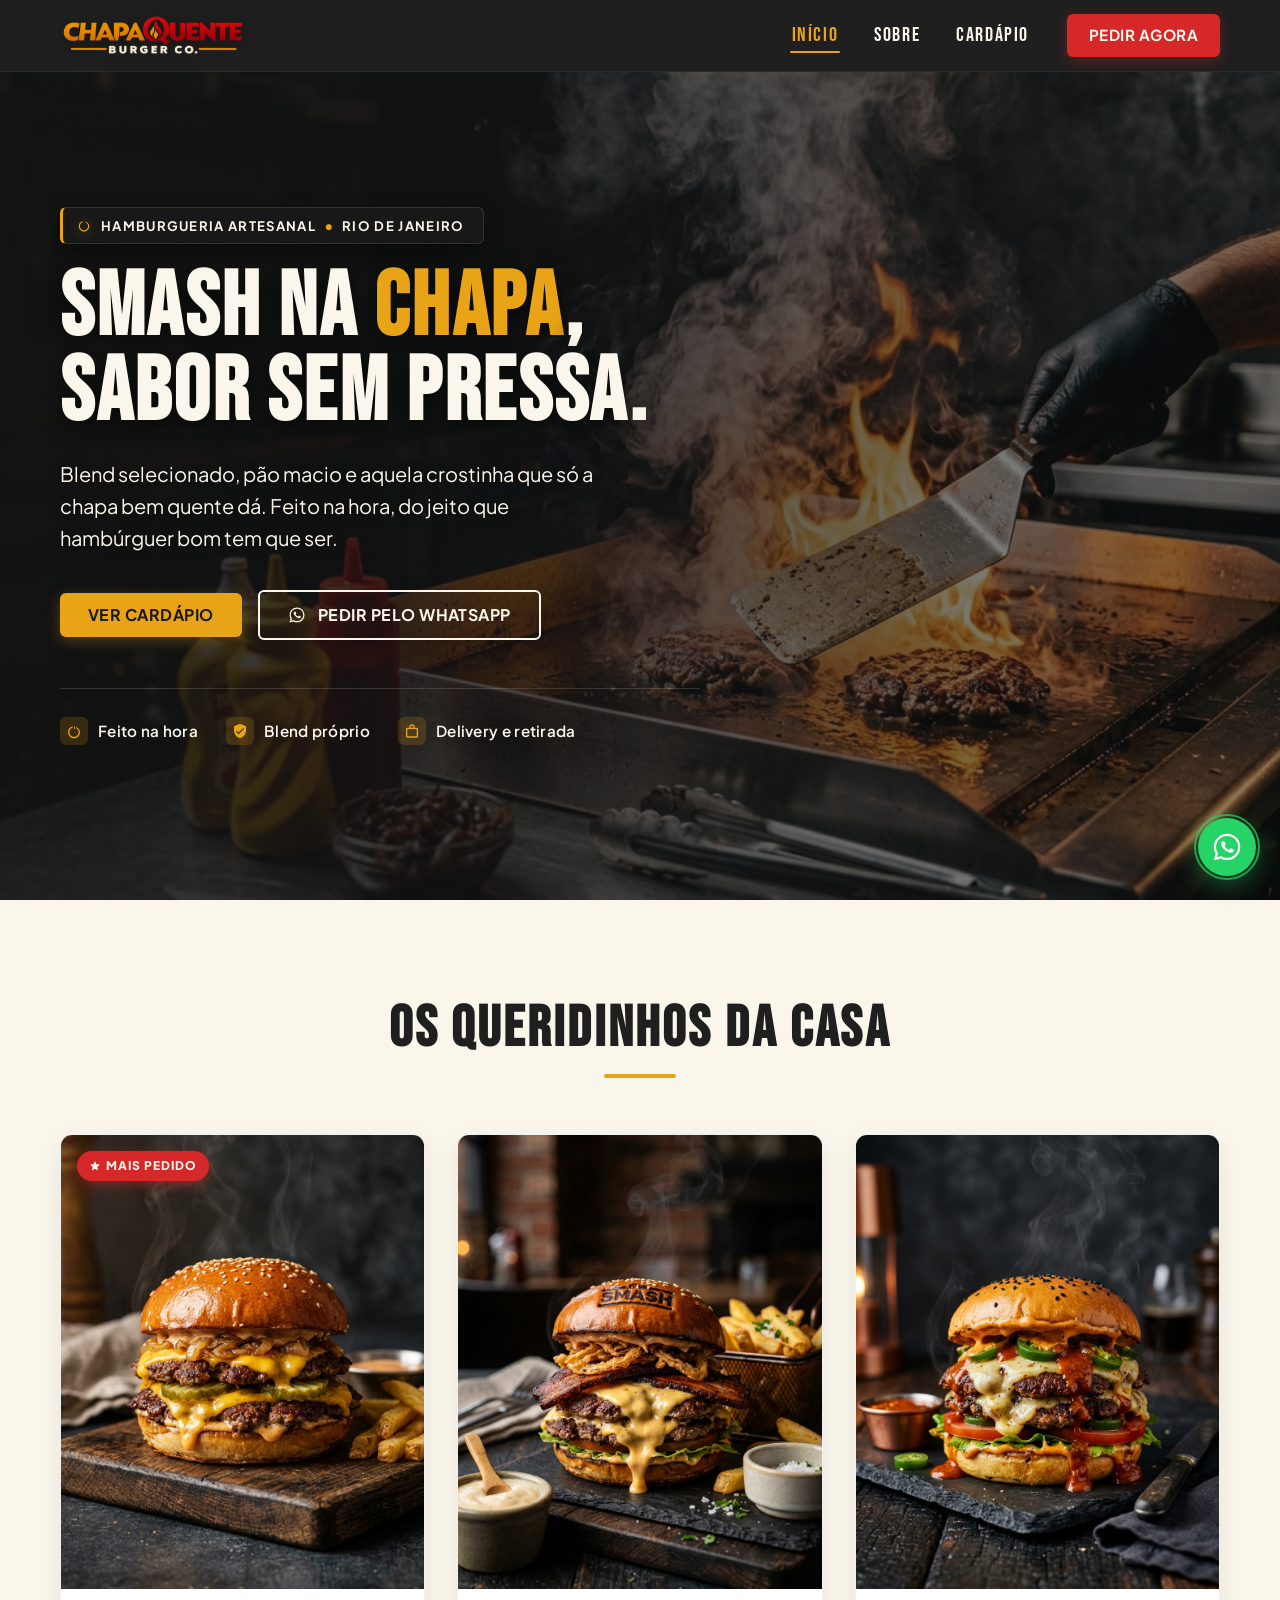
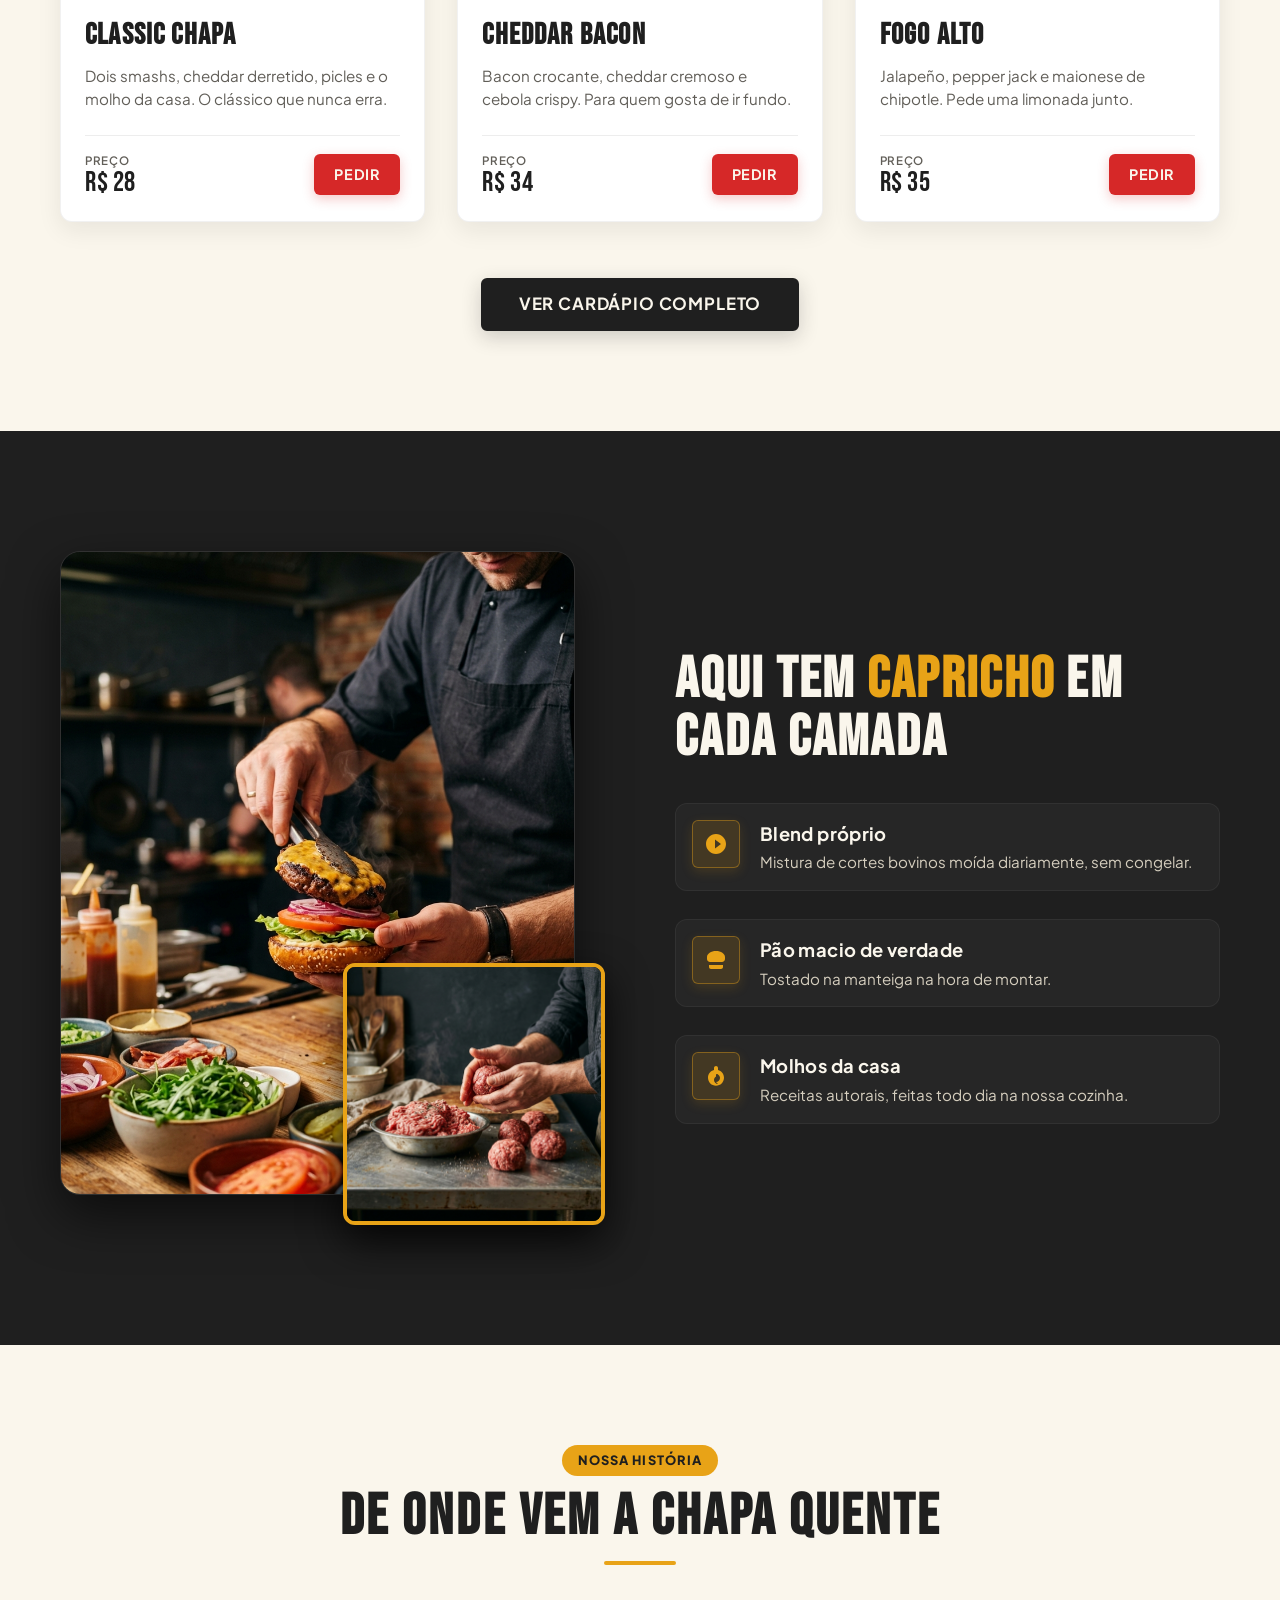
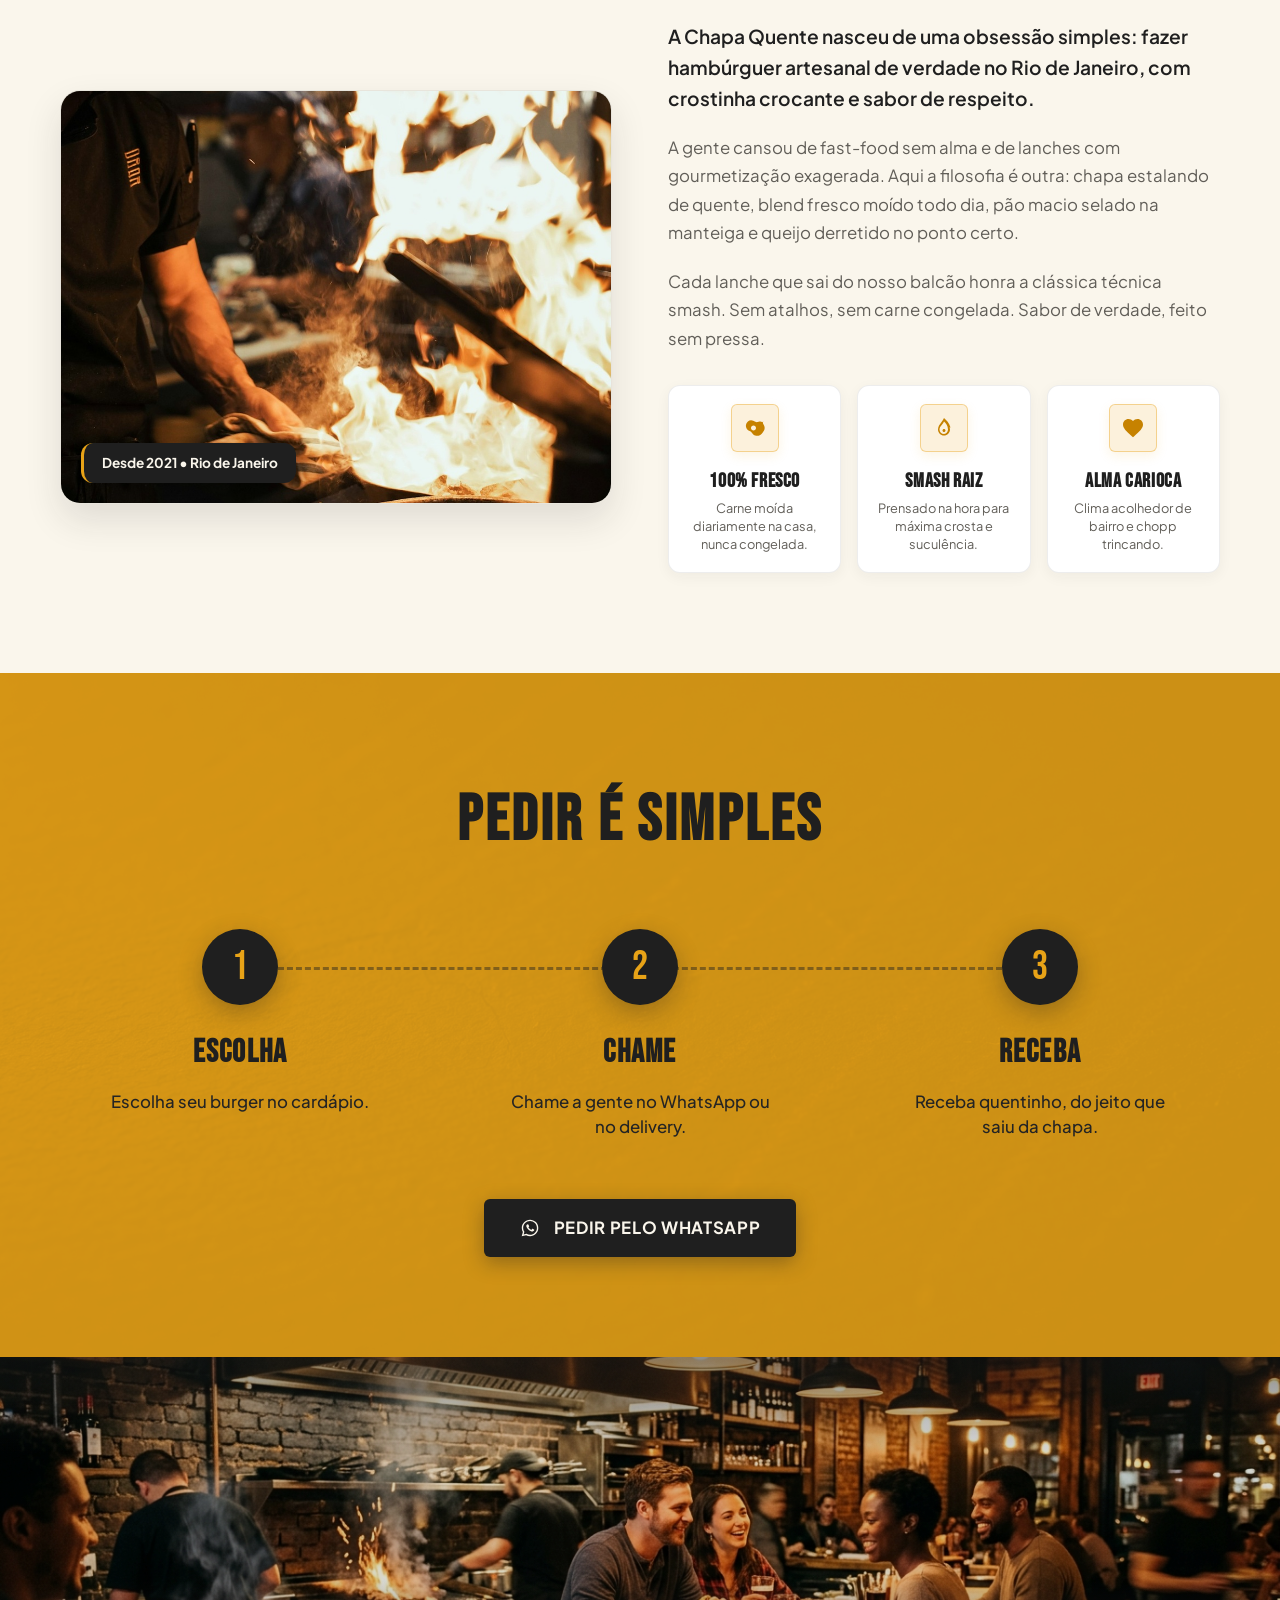
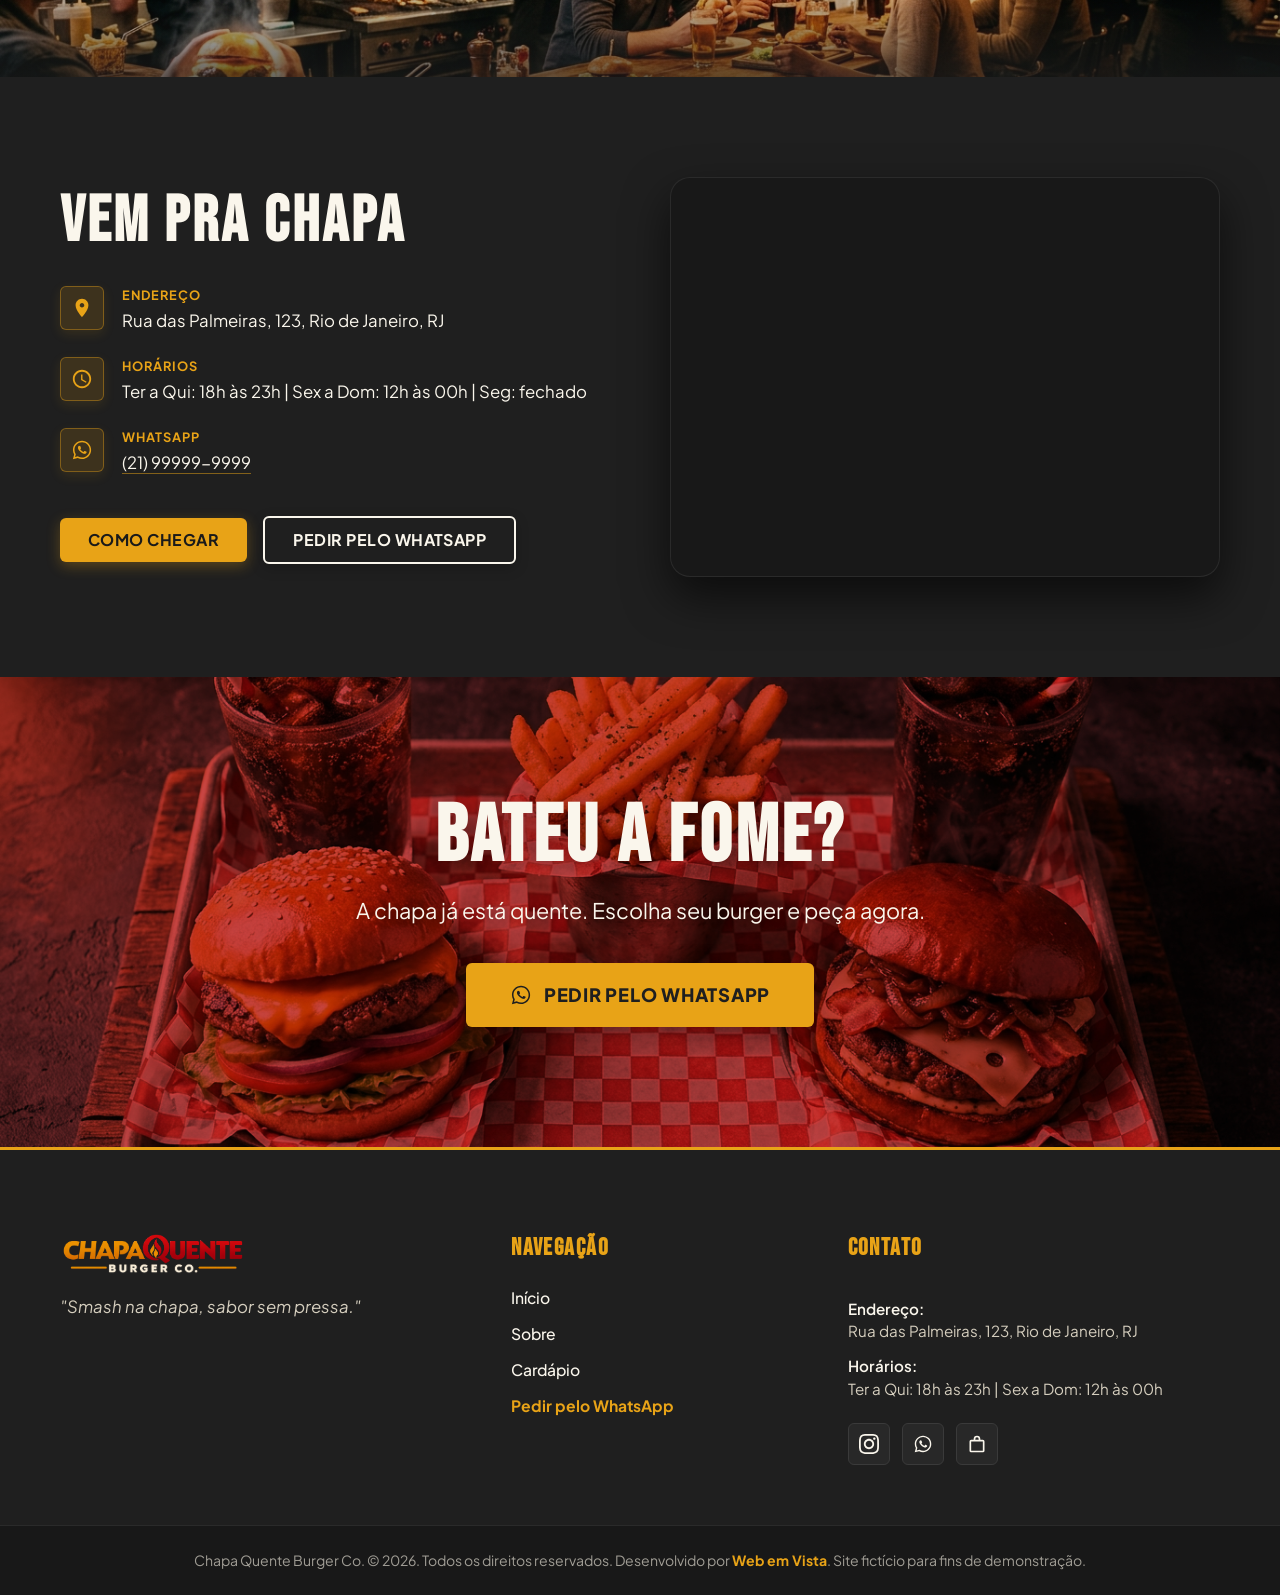
<file: index.html>
<!DOCTYPE html>
<html lang="pt-BR">

<head>
  <meta charset="UTF-8">
  <meta name="viewport" content="width=device-width, initial-scale=1.0">
  <title>Chapa Quente Burger Co. | Smash na chapa, sabor sem pressa - Rio de Janeiro</title>
  <meta name="description"
    content="Hamburgueria artesanal no Rio de Janeiro. Smash burgers na chapa bem quente, crocantes por fora, suculentos por dentro e feitos na hora. Peça já pelo WhatsApp!">
  <link rel="canonical" href="https://chapaquenteburger.com.br/">

  <!-- Open Graph / Redes Sociais -->
  <meta property="og:type" content="restaurant">
  <meta property="og:title" content="Chapa Quente Burger Co. - Rio de Janeiro">
  <meta property="og:description"
    content="Smash na chapa, sabor sem pressa. Burgers artesanais de verdade no Rio de Janeiro.">
  <meta property="og:image" content="assets/images/Logo.png">

  <!-- Favicon -->
  <link rel="icon" type="image/png" href="assets/images/Logo.png">

  <!-- Estilos -->
  <link rel="stylesheet" href="css/style.css">

  <!-- Schema.org - Restaurant -->
  <script type="application/ld+json">
  {
    "@context": "https://schema.org",
    "@type": "Restaurant",
    "name": "Chapa Quente Burger Co.",
    "image": "assets/images/Logo.png",
    "description": "Hamburgueria artesanal de bairro moderna no Rio de Janeiro especializada em smash burgers crocantes e artesanais.",
    "servesCuisine": ["Burgers", "Smash Burgers", "Hamburgueria Artesanal", "Comida de Rua Americana"],
    "address": {
      "@type": "PostalAddress",
      "addressLocality": "Rio de Janeiro",
      "addressRegion": "RJ",
      "addressCountry": "BR"
    },
    "telephone": "+55-21-99999-9999",
    "url": "https://chapaquenteburger.com.br",
    "priceRange": "$$"
  }
  </script>
</head>

<body>

  <!-- Cabeçalho Fixo -->
  <header class="site-header" id="site-header">
    <div class="container header-container">
      <!-- Logo Oficial à Esquerda -->
      <a href="index.html" class="brand-link" aria-label="Chapa Quente Burger Co. - Página Inicial">
        <img src="assets/images/Logo.png" alt="Chapa Quente Burger Co. - Smash na chapa, sabor sem pressa"
          class="brand-logo-img" width="210" height="48">
      </a>

      <!-- Menu Desktop Centro/Direita -->
      <nav class="desktop-nav" aria-label="Navegação principal">
        <ul class="nav-links">
          <li><a href="index.html" class="nav-link active">Início</a></li>
          <li><a href="#sobre" class="nav-link">Sobre</a></li>
          <li><a href="cardapio.html" class="nav-link">Cardápio</a></li>
        </ul>
        <!-- Botão Pedir Agora (Extrema Direita) -->
        <a href="https://wa.me/5521999999999" target="_blank" rel="noopener noreferrer" class="btn-header-order"
          aria-label="Pedir agora pelo WhatsApp">
          Pedir agora
        </a>
      </nav>

      <!-- Botão Hambúrguer Mobile (Trocadilho visual: pão, carne, pão) -->
      <button class="menu-toggle" id="menu-toggle" aria-label="Abrir menu de navegação" aria-expanded="false"
        aria-controls="mobile-overlay">
        <span class="bun-top"></span>
        <span class="patty"></span>
        <span class="bun-bottom"></span>
      </button>
    </div>
  </header>

  <!-- Menu Mobile Fullscreen Overlay -->
  <div class="mobile-overlay" id="mobile-overlay" aria-hidden="true">
    <nav aria-label="Navegação móvel">
      <ul class="mobile-nav-links">
        <li><a href="index.html" class="mobile-nav-link active">Início</a></li>
        <li><a href="#sobre" class="mobile-nav-link">Sobre</a></li>
        <li><a href="cardapio.html" class="mobile-nav-link">Cardápio</a></li>
      </ul>
    </nav>
    <div class="mobile-cta-box">
      <p class="mobile-tagline">"Smash na chapa, sabor sem pressa."</p>
      <a href="https://wa.me/5521999999999" target="_blank" rel="noopener noreferrer" class="btn-mobile-order">
        🔥 Pedir agora no WhatsApp
      </a>
    </div>
  </div>

  <!-- Conteúdo Principal -->
  <main id="main-content">
    <!-- SEÇÃO HERO -->
    <section class="hero-section" id="hero" aria-label="Apresentação Chapa Quente Burger Co.">
      <!-- Imagem de Fundo Responsiva (Desktop 16:9 / Mobile 9:16) -->
      <picture class="hero-bg-container">
        <source media="(max-width: 768px)" srcset="assets/images/hero-mobile.jpg" width="1080" height="1920">
        <img src="assets/images/hero-desktop.jpg"
          alt="Dois smash burgers artesanais sendo prensados com espátula na chapa de ferro quente com labaredas e fumaça"
          class="hero-bg-img" width="1920" height="1080" fetchpriority="high">
      </picture>

      <!-- Overlay 55% para contraste e legibilidade perfeita -->
      <div class="hero-overlay" aria-hidden="true"></div>

      <div class="container hero-container">
        <div class="hero-content">
          <!-- Selo / Tag Artesanal -->
          <div class="hero-badge" data-reveal>
            <span class="hero-badge-icon" aria-hidden="true">
              <svg viewBox="0 0 24 24">
                <path
                  d="M12 23c-4.97 0-9-4.03-9-9 0-4.06 2.71-7.5 6.55-8.59.39-.11.77.16.82.56.05.35-.15.69-.47.81C7.3 7.8 5 10.64 5 14c0 3.86 3.14 7 7 7s7-3.14 7-7c0-2.82-1.63-5.35-4.14-6.44-.33-.14-.49-.51-.37-.84.12-.34.49-.5.83-.38C18.49 7.64 21 10.6 21 14c0 4.97-4.03 9-9 9z" />
              </svg>
            </span>
            <span class="hero-badge-text">
              Hamburgueria artesanal <span class="badge-separator">•</span> Rio de Janeiro
            </span>
          </div>

          <!-- H1 Único da Página -->
          <h1 class="hero-title delay-1" data-reveal>
            Smash na <span class="text-mustard">chapa</span>, sabor sem pressa.
          </h1>

          <!-- Subtítulo -->
          <p class="hero-subtitle delay-2" data-reveal>
            Blend selecionado, pão macio e aquela crostinha que só a chapa bem quente dá. Feito na hora, do jeito que
            hambúrguer bom tem que ser.
          </p>

          <!-- Dois Botões de Ação -->
          <div class="hero-cta-group delay-3" data-reveal>
            <a href="cardapio.html" class="btn btn-mustard" id="hero-btn-menu">
              Ver cardápio
            </a>
            <a href="https://wa.me/5521999999999" target="_blank" rel="noopener noreferrer"
              class="btn btn-outline-offwhite" id="hero-btn-whatsapp">
              <svg width="18" height="18" viewBox="0 0 24 24" fill="currentColor" aria-hidden="true"
                style="margin-right: 2px;">
                <path
                  d="M12.04 2C6.58 2 2.13 6.45 2.13 11.91C2.13 13.66 2.59 15.36 3.45 16.86L2.05 22L7.3 20.62C8.75 21.41 10.38 21.83 12.04 21.83C17.5 21.83 21.95 17.38 21.95 11.92C21.95 9.27 20.92 6.78 19.05 4.91C17.18 3.03 14.69 2 12.04 2M12.05 3.67C14.25 3.67 16.31 4.53 17.87 6.09C19.42 7.65 20.28 9.72 20.28 11.92C20.28 16.46 16.58 20.15 12.04 20.15C10.56 20.15 9.11 19.76 7.85 19L7.55 18.83L4.43 19.65L5.26 16.61L5.06 16.29C4.24 14.99 3.8 13.47 3.8 11.91C3.81 7.37 7.5 3.67 12.05 3.67M9.04 7.42C8.88 7.42 8.63 7.48 8.41 7.72C8.19 7.96 7.58 8.53 7.58 9.68C7.58 10.84 8.43 11.95 8.55 12.11C8.67 12.27 10.2 14.62 12.53 15.63C13.09 15.87 13.51 16.01 13.85 16.12C14.41 16.3 14.92 16.27 15.32 16.21C15.77 16.14 16.7 15.65 16.89 15.11C17.08 14.57 17.08 14.11 17.02 14.01C16.96 13.92 16.81 13.86 16.58 13.75C16.35 13.63 15.24 13.09 15.03 13.01C14.83 12.94 14.68 12.9 14.53 13.13C14.38 13.36 13.95 13.86 13.82 14.01C13.69 14.16 13.57 14.18 13.34 14.07C13.11 13.95 12.38 13.71 11.51 12.94C10.83 12.34 10.37 11.59 10.25 11.36C10.12 11.13 10.23 11.01 10.35 10.89C10.45 10.79 10.57 10.63 10.69 10.5C10.8 10.36 10.84 10.27 10.92 10.11C11 9.96 10.96 9.82 10.9 9.71C10.84 9.6 10.4 8.49 10.21 8.04C10.02 7.6 9.84 7.66 9.7 7.65C9.57 7.65 9.42 7.65 9.27 7.65L9.04 7.42Z" />
              </svg>
              Pedir pelo WhatsApp
            </a>
          </div>

          <!-- Três Mini-Informações com Ícones -->
          <div class="hero-features delay-4" data-reveal>
            <div class="hero-feature-item">
              <span class="hero-feature-icon" aria-hidden="true">
                <!-- Ícone Fogo / Feito na hora -->
                <svg viewBox="0 0 24 24">
                  <path
                    d="M12 23c-4.97 0-9-4.03-9-9 0-4.06 2.71-7.5 6.55-8.59.39-.11.77.16.82.56.05.35-.15.69-.47.81C7.3 7.8 5 10.64 5 14c0 3.86 3.14 7 7 7s7-3.14 7-7c0-2.82-1.63-5.35-4.14-6.44-.33-.14-.49-.51-.37-.84.12-.34.49-.5.83-.38C18.49 7.64 21 10.6 21 14c0 4.97-4.03 9-9 9zm.5-13.5c-.28 0-.5-.22-.5-.5v-4c0-.28.22-.5.5-.5s.5.22.5.5v4c0 .28-.22.5-.5.5z" />
                </svg>
              </span>
              <span>Feito na hora</span>
            </div>

            <div class="hero-feature-item">
              <span class="hero-feature-icon" aria-hidden="true">
                <!-- Ícone Blend Próprio / Selo de qualidade -->
                <svg viewBox="0 0 24 24">
                  <path
                    d="M12 1L3 5v6c0 5.55 3.84 10.74 9 12 5.16-1.26 9-6.45 9-12V5l-9-4zm-2 16l-4-4 1.41-1.41L10 14.17l6.59-6.59L18 9l-8 8z" />
                </svg>
              </span>
              <span>Blend próprio</span>
            </div>

            <div class="hero-feature-item">
              <span class="hero-feature-icon" aria-hidden="true">
                <!-- Ícone Delivery & Retirada -->
                <svg viewBox="0 0 24 24">
                  <path
                    d="M19 7h-3V6a4 4 0 0 0-8 0v1H5a2 2 0 0 0-2 2v11a2 2 0 0 0 2 2h14a2 2 0 0 0 2-2V9a2 2 0 0 0-2-2zm-9-1a2 2 0 0 1 4 0v1h-4V6zm9 14H5V9h14v11z" />
                </svg>
              </span>
              <span>Delivery e retirada</span>
            </div>
          </div>
        </div>
      </div>
    </section>

    <!-- SEÇÃO: OS QUERIDINHOS DA CASA (Fundo Off-white) -->
    <section class="favorites-section" id="queridinhos" aria-labelledby="favorites-title">
      <div class="container">
        <!-- Cabeçalho da Seção -->
        <div class="section-header-center" data-reveal>
          <h2 class="section-title-dark" id="favorites-title">
            Os queridinhos da casa
          </h2>
          <div class="title-underline-mustard" aria-hidden="true"></div>
        </div>

        <!-- Grid com 3 Cards de Produtos -->
        <div class="cards-grid">
          <!-- Card 1: Classic Chapa (Com Selo Mais Pedido) -->
          <article class="burger-card" data-reveal>
            <div class="card-media">
              <span class="badge-popular">
                <svg viewBox="0 0 24 24" aria-hidden="true">
                  <path d="M12 17.27L18.18 21l-1.64-7.03L22 9.24l-7.19-.61L12 2 9.19 8.63 2 9.24l5.46 4.73L5.82 21z" />
                </svg>
                Mais pedido
              </span>
              <img src="assets/images/burger-classic-chapa.jpg"
                alt="Classic Chapa: burger artesanal duplo com cheddar derretido, cebola caramelizada e picles no pão brioche"
                class="card-img" width="800" height="1000" loading="lazy">
            </div>
            <div class="card-body">
              <h3 class="card-title">Classic Chapa</h3>
              <p class="card-desc">
                Dois smashs, cheddar derretido, picles e o molho da casa. O clássico que nunca erra.
              </p>
              <div class="card-footer">
                <div class="card-price-box">
                  <span class="card-price-label">Preço</span>
                  <span class="card-price">R$ 28</span>
                </div>
                <a href="https://wa.me/5521999999999?text=Ol%C3%A1!%20Gostaria%20de%20pedir%20o%20Classic%20Chapa."
                  target="_blank" rel="noopener noreferrer" class="btn-card-order"
                  aria-label="Pedir Classic Chapa pelo WhatsApp">
                  Pedir
                </a>
              </div>
            </div>
          </article>

          <!-- Card 2: Cheddar Bacon -->
          <article class="burger-card delay-1" data-reveal>
            <div class="card-media">
              <img src="assets/images/burger-cheddar-bacon.jpg"
                alt="Cheddar Bacon: smash duplo com fatias crocantes de bacon, cheddar cremoso escorrendo e cebola crispy"
                class="card-img" width="800" height="1000" loading="lazy">
            </div>
            <div class="card-body">
              <h3 class="card-title">Cheddar Bacon</h3>
              <p class="card-desc">
                Bacon crocante, cheddar cremoso e cebola crispy. Para quem gosta de ir fundo.
              </p>
              <div class="card-footer">
                <div class="card-price-box">
                  <span class="card-price-label">Preço</span>
                  <span class="card-price">R$ 34</span>
                </div>
                <a href="https://wa.me/5521999999999?text=Ol%C3%A1!%20Gostaria%20de%20pedir%20o%20Cheddar%20Bacon."
                  target="_blank" rel="noopener noreferrer" class="btn-card-order"
                  aria-label="Pedir Cheddar Bacon pelo WhatsApp">
                  Pedir
                </a>
              </div>
            </div>
          </article>

          <!-- Card 3: Fogo Alto -->
          <article class="burger-card delay-2" data-reveal>
            <div class="card-media">
              <img src="assets/images/burger-fogo-alto.jpg"
                alt="Fogo Alto: smash picante com queijo pepper jack derretido, jalapeños fatiados e maionese de chipotle"
                class="card-img" width="800" height="1000" loading="lazy">
            </div>
            <div class="card-body">
              <h3 class="card-title">Fogo Alto</h3>
              <p class="card-desc">
                Jalapeño, pepper jack e maionese de chipotle. Pede uma limonada junto.
              </p>
              <div class="card-footer">
                <div class="card-price-box">
                  <span class="card-price-label">Preço</span>
                  <span class="card-price">R$ 35</span>
                </div>
                <a href="https://wa.me/5521999999999?text=Ol%C3%A1!%20Gostaria%20de%20pedir%20o%20Fogo%20Alto."
                  target="_blank" rel="noopener noreferrer" class="btn-card-order"
                  aria-label="Pedir Fogo Alto pelo WhatsApp">
                  Pedir
                </a>
              </div>
            </div>
          </article>
        </div>

        <!-- Botão Centralizado Abaixo dos Cards -->
        <div class="favorites-footer-cta" data-reveal>
          <a href="cardapio.html" class="btn btn-full-menu" id="favorites-btn-full-menu">
            Ver cardápio completo
          </a>
        </div>
      </div>
    </section>

    <!-- SEÇÃO: DIFERENCIAIS / CAPRICHO EM CADA CAMADA (Fundo Preto Carvão) -->
    <section class="craft-section" id="diferenciais" aria-labelledby="craft-title">
      <div class="container">
        <div class="craft-grid">
          <!-- Coluna Visual (Esquerda): Imagem 4:5 + Imagem 1:1 Sobreposta com Moldura Mostarda -->
          <div class="craft-media-wrapper" data-reveal>
            <!-- Imagem Principal (4:5) -->
            <div class="craft-main-img-box">
              <img src="assets/images/craft-assembly.jpg"
                alt="Chef montando hambúrguer artesanal camada por camada na cozinha aberta com ingredientes frescos e luz dourada"
                class="craft-main-img" width="900" height="1125" loading="lazy">
            </div>
            <!-- Imagem Secundária Sobreposta (1:1) com Moldura Mostarda -->
            <div class="craft-secondary-img-box">
              <img src="assets/images/craft-blend.jpg"
                alt="Bolas de blend de carne bovina fresca sendo moldadas à mão na bancada de inox para smash na chapa"
                class="craft-secondary-img" width="600" height="600" loading="lazy">
            </div>
          </div>

          <!-- Coluna Conteúdo (Direita) -->
          <div class="craft-content delay-1" data-reveal>
            <h2 class="craft-title" id="craft-title">
              Aqui tem <span class="text-mustard">capricho</span> em cada camada
            </h2>

            <div class="craft-list">
              <!-- Diferencial 1 -->
              <div class="craft-item">
                <div class="craft-item-icon" aria-hidden="true">
                  <!-- Ícone Blend Próprio / Carne Artesanal -->
                  <svg viewBox="0 0 24 24">
                    <path
                      d="M12 2C6.48 2 2 6.48 2 12s4.48 10 10 10 10-4.48 10-10S17.52 2 12 2zm-1 14.5v-9l6 4.5-6 4.5z" />
                  </svg>
                </div>
                <div class="craft-item-text">
                  <h3 class="craft-item-title">Blend próprio</h3>
                  <p class="craft-item-desc">
                    Mistura de cortes bovinos moída diariamente, sem congelar.
                  </p>
                </div>
              </div>

              <!-- Diferencial 2 -->
              <div class="craft-item">
                <div class="craft-item-icon" aria-hidden="true">
                  <!-- Ícone Pão Macio / Trigo / Tostado -->
                  <svg viewBox="0 0 24 24">
                    <path
                      d="M12 3c-4.97 0-9 2.69-9 6v2c0 1.66 1.34 3 3 3h12c1.66 0 3-1.34 3-3V9c0-3.31-4.03-6-9-6zm-7 14h14v2c0 1.1-.9 2-2 2H7c-1.1 0-2-.9-2-2v-2z" />
                  </svg>
                </div>
                <div class="craft-item-text">
                  <h3 class="craft-item-title">Pão macio de verdade</h3>
                  <p class="craft-item-desc">
                    Tostado na manteiga na hora de montar.
                  </p>
                </div>
              </div>

              <!-- Diferencial 3 -->
              <div class="craft-item">
                <div class="craft-item-icon" aria-hidden="true">
                  <!-- Ícone Molhos da Casa / Chama / Sabor -->
                  <svg viewBox="0 0 24 24">
                    <path
                      d="M12 2c1.1 0 2 .9 2 2v2.1c3.4.8 6 3.9 6 7.6 0 4.4-3.6 8-8 8s-8-3.6-8-8c0-3.7 2.6-6.8 6-7.6V4c0-1.1.9-2 2-2zm0 16c2.2 0 4-1.8 4-4 0-1.5-.8-2.8-2-3.5V11c0-.6-.4-1-1-1s-1 .4-1 1v1.5c-1.2.7-2 2-2 3.5 0 2.2 1.8 4 4 4z" />
                  </svg>
                </div>
                <div class="craft-item-text">
                  <h3 class="craft-item-title">Molhos da casa</h3>
                  <p class="craft-item-desc">
                    Receitas autorais, feitas todo dia na nossa cozinha.
                  </p>
                </div>
              </div>
            </div>
          </div>
        </div>
      </div>
    </section>

    <!-- SEÇÃO: SOBRE / NOSSA HISTÓRIA (Fundo Off-white) -->
    <section class="about-section" id="sobre" aria-labelledby="about-title">
      <div class="container">
        <!-- Cabeçalho da Seção -->
        <div class="section-header-center" data-reveal>
          <span class="badge-tag-pill"
            style="display: inline-block; background-color: var(--color-mustard); color: var(--color-charcoal); font-weight: 800; font-size: 0.8rem; text-transform: uppercase; letter-spacing: 0.08em; padding: 6px 16px; border-radius: var(--border-radius-pill); margin-bottom: 12px;">
            Nossa História
          </span>
          <h2 class="section-title-dark" id="about-title">
            De onde vem a chapa quente
          </h2>
          <div class="title-underline-mustard" aria-hidden="true"></div>
        </div>

        <!-- Conteúdo em 2 Colunas -->
        <div class="about-grid">
          <!-- Coluna Visual: Imagem com Badge Flutuante -->
          <div class="about-media-box" data-reveal>
            <img src="assets/images/sobre-historia.jpg"
              alt="Mestre chapeiro da Chapa Quente preparando burgers artesanais na chapa com chamas e fumaça"
              class="about-img" width="1000" height="750" loading="lazy">
            <div class="about-badge-floating">
              <span>Desde 2021 • Rio de Janeiro</span>
            </div>
          </div>

          <!-- Coluna Texto & Manifesto -->
          <div class="about-text-content delay-1" data-reveal>
            <p class="about-lead-paragraph">
              A Chapa Quente nasceu de uma obsessão simples: fazer hambúrguer artesanal de verdade no Rio de Janeiro,
              com crostinha crocante e sabor de respeito.
            </p>
            <p class="about-body-paragraph">
              A gente cansou de fast-food sem alma e de lanches com gourmetização exagerada. Aqui a filosofia é outra:
              chapa estalando de quente, blend fresco moído todo dia, pão macio selado na manteiga e queijo derretido no
              ponto certo.
            </p>
            <p class="about-body-paragraph">
              Cada lanche que sai do nosso balcão honra a clássica técnica smash. Sem atalhos, sem carne congelada.
              Sabor de verdade, feito sem pressa.
            </p>

            <!-- 3 Mini-Indicadores de Confiança -->
            <div class="about-pillars-grid">
              <div class="about-pillar-card">
                <div class="about-pillar-icon-box" aria-hidden="true">
                  <!-- Ícone Corte Fresco / Blend Bovino Artesanal -->
                  <svg viewBox="0 0 24 24">
                    <path
                      d="M19.4 6.34c-.78-.78-1.92-1.07-2.96-.77l-1.72.48c-.81.23-1.67.14-2.43-.25l-2.07-1.06c-1.74-.89-3.85-.62-5.3.69-1.8 1.64-2.47 3.97-1.74 6.08.57 1.64 1.84 2.94 3.46 3.53 1.02.37 1.87 1.1 2.41 2.05.9 1.58 2.5 2.6 4.31 2.74.24.02.48.03.72.03 1.93 0 3.73-.91 4.88-2.46l1.64-2.21c1.23-1.66 1.41-3.9.46-5.74l-.9-1.77c-.31-.61-.31-1.33.02-1.94l.2-.43zM10.5 14.5c-1.38 0-2.5-1.12-2.5-2.5s1.12-2.5 2.5-2.5 2.5 1.12 2.5 2.5-1.12 2.5-2.5 2.5z" />
                  </svg>
                </div>
                <h3 class="about-pillar-title">100% Fresco</h3>
                <p class="about-pillar-desc">Carne moída diariamente na casa, nunca congelada.</p>
              </div>
              <div class="about-pillar-card">
                <div class="about-pillar-icon-box" aria-hidden="true">
                  <!-- Ícone Chapa Quente / Fogo Smash Raiz -->
                  <svg viewBox="0 0 24 24">
                    <path
                      d="M12 12.9c-.83 0-1.5.67-1.5 1.5 0 .83.67 1.5 1.5 1.5.83 0 1.5-.67 1.5-1.5 0-.83-.67-1.5-1.5-1.5zm6.5-1.4C17.47 7.02 14.15 3.88 12 2c-.63 1.4-1.63 2.94-2.83 4.41C7.39 8.6 6 10.74 6 13.5c0 3.31 2.69 6 6 6s6-2.69 6-6c0-.77-.18-1.51-.5-2.1zM12 18c-2.48 0-4.5-2.02-4.5-4.5 0-1.76.99-3.3 2.37-4.87.89-1.02 1.63-2.14 2.13-3.23 1.54 1.51 4 4.09 4 8.1 0 2.48-2.02 4.5-4.5 4.5z" />
                  </svg>
                </div>
                <h3 class="about-pillar-title">Smash Raiz</h3>
                <p class="about-pillar-desc">Prensado na hora para máxima crosta e suculência.</p>
              </div>
              <div class="about-pillar-card">
                <div class="about-pillar-icon-box" aria-hidden="true">
                  <!-- Ícone Alma / Paixão Artesanal Carioca -->
                  <svg viewBox="0 0 24 24">
                    <path
                      d="M12 21.35l-1.45-1.32C5.4 15.36 2 12.28 2 8.5 2 5.42 4.42 3 7.5 3c1.74 0 3.41.81 4.5 2.09C13.09 3.81 14.76 3 16.5 3 19.58 3 22 5.42 22 8.5c0 3.78-3.4 6.86-8.55 11.54L12 21.35z" />
                  </svg>
                </div>
                <h3 class="about-pillar-title">Alma Carioca</h3>
                <p class="about-pillar-desc">Clima acolhedor de bairro e chopp trincando.</p>
              </div>
            </div>
          </div>
        </div>
      </div>
    </section>

    <!-- SEÇÃO: PEDIR É SIMPLES (Fundo Amarelo Mostarda com Textura) -->
    <section class="steps-section" id="como-pedir" aria-labelledby="steps-title">
      <!-- Textura sutil de marcas de grelha -->
      <div class="steps-texture-bg" aria-hidden="true"></div>

      <div class="container">
        <!-- Título Centralizado -->
        <h2 class="steps-title" id="steps-title" data-reveal>
          Pedir é simples
        </h2>

        <!-- 3 Passos Conectados por Linha Tracejada -->
        <div class="steps-container">
          <!-- Passo 1 -->
          <div class="step-card" data-reveal>
            <div class="step-number-circle" aria-hidden="true">1</div>
            <h3 class="step-title">Escolha</h3>
            <p class="step-desc">
              Escolha seu burger no cardápio.
            </p>
          </div>

          <!-- Passo 2 -->
          <div class="step-card delay-1" data-reveal>
            <div class="step-number-circle" aria-hidden="true">2</div>
            <h3 class="step-title">Chame</h3>
            <p class="step-desc">
              Chame a gente no WhatsApp ou no delivery.
            </p>
          </div>

          <!-- Passo 3 -->
          <div class="step-card delay-2" data-reveal>
            <div class="step-number-circle" aria-hidden="true">3</div>
            <h3 class="step-title">Receba</h3>
            <p class="step-desc">
              Receba quentinho, do jeito que saiu da chapa.
            </p>
          </div>
        </div>

        <!-- Botão Centralizado Abaixo -->
        <div class="steps-cta-wrapper" data-reveal>
          <a href="https://wa.me/5521999999999" target="_blank" rel="noopener noreferrer" class="btn-steps-order"
            id="steps-btn-whatsapp">
            <svg width="20" height="20" viewBox="0 0 24 24" fill="currentColor" aria-hidden="true"
              style="margin-right: 4px;">
              <path
                d="M12.04 2C6.58 2 2.13 6.45 2.13 11.91C2.13 13.66 2.59 15.36 3.45 16.86L2.05 22L7.3 20.62C8.75 21.41 10.38 21.83 12.04 21.83C17.5 21.83 21.95 17.38 21.95 11.92C21.95 9.27 20.92 6.78 19.05 4.91C17.18 3.03 14.69 2 12.04 2M12.05 3.67C14.25 3.67 16.31 4.53 17.87 6.09C19.42 7.65 20.28 9.72 20.28 11.92C20.28 16.46 16.58 20.15 12.04 20.15C10.56 20.15 9.11 19.76 7.85 19L7.55 18.83L4.43 19.65L5.26 16.61L5.06 16.29C4.24 14.99 3.8 13.47 3.8 11.91C3.81 7.37 7.5 3.67 12.05 3.67M9.04 7.42C8.88 7.42 8.63 7.48 8.41 7.72C8.19 7.96 7.58 8.53 7.58 9.68C7.58 10.84 8.43 11.95 8.55 12.11C8.67 12.27 10.2 14.62 12.53 15.63C13.09 15.87 13.51 16.01 13.85 16.12C14.41 16.3 14.92 16.27 15.32 16.21C15.77 16.14 16.7 15.65 16.89 15.11C17.08 14.57 17.08 14.11 17.02 14.01C16.96 13.92 16.81 13.86 16.58 13.75C16.35 13.63 15.24 13.09 15.03 13.01C14.83 12.94 14.68 12.9 14.53 13.13C14.38 13.36 13.95 13.86 13.82 14.01C13.69 14.16 13.57 14.18 13.34 14.07C13.11 13.95 12.38 13.71 11.51 12.94C10.83 12.34 10.37 11.59 10.25 11.36C10.12 11.13 10.23 11.01 10.35 10.89C10.45 10.79 10.57 10.63 10.69 10.5C10.8 10.36 10.84 10.27 10.92 10.11C11 9.96 10.96 9.82 10.9 9.71C10.84 9.6 10.4 8.49 10.21 8.04C10.02 7.6 9.84 7.66 9.7 7.65C9.57 7.65 9.42 7.65 9.27 7.65L9.04 7.42Z" />
            </svg>
            Pedir pelo WhatsApp
          </a>
        </div>
      </div>
    </section>

    <!-- FAIXA DE IMAGEM DO AMBIENTE (Altura 320px) -->
    <div class="ambient-banner" aria-label="Ambiente acolhedor da hamburgueria Chapa Quente Burger Co.">
      <img src="assets/images/ambient-banner.jpg"
        alt="Ambiente acolhedor e aconchegante da hamburgueria Chapa Quente com balcão de madeira, luminárias quentes e clientes descontraídos"
        class="ambient-banner-img" width="1920" height="820" loading="lazy">
      <div class="ambient-banner-overlay" aria-hidden="true"></div>
    </div>

    <!-- SEÇÃO: VEM PRA CHAPA (Fundo Preto Carvão) -->
    <section class="location-section" id="localizacao" aria-labelledby="location-title">
      <div class="container">
        <div class="location-grid">
          <!-- Coluna Esquerda: Informações & Contato -->
          <div class="location-info" data-reveal>
            <h2 class="location-title" id="location-title">
              Vem pra Chapa
            </h2>

            <div class="location-details-list">
              <!-- Endereço -->
              <div class="location-item">
                <div class="location-item-icon" aria-hidden="true">
                  <!-- Ícone Localização -->
                  <svg viewBox="0 0 24 24">
                    <path
                      d="M12 2C8.13 2 5 5.13 5 9c0 5.25 7 13 7 13s7-7.75 7-13c0-3.87-3.13-7-7-7zm0 9.5c-1.38 0-2.5-1.12-2.5-2.5s1.12-2.5 2.5-2.5 2.5 1.12 2.5 2.5-1.12 2.5-2.5 2.5z" />
                  </svg>
                </div>
                <div class="location-item-text">
                  <span class="location-item-label">Endereço</span>
                  <p class="location-item-value">Rua das Palmeiras, 123, Rio de Janeiro, RJ</p>
                </div>
              </div>

              <!-- Horários -->
              <div class="location-item">
                <div class="location-item-icon" aria-hidden="true">
                  <!-- Ícone Horário / Relógio -->
                  <svg viewBox="0 0 24 24">
                    <path
                      d="M11.99 2C6.47 2 2 6.48 2 12s4.47 10 9.99 10C17.52 22 22 17.52 22 12S17.52 2 11.99 2zM12 20c-4.42 0-8-3.58-8-8s3.58-8 8-8 8 3.58 8 8-3.58 8-8 8zm.5-13H11v6l5.25 3.15.75-1.23-4.5-2.67z" />
                  </svg>
                </div>
                <div class="location-item-text">
                  <span class="location-item-label">Horários</span>
                  <p class="location-item-value">Ter a Qui: 18h às 23h | Sex a Dom: 12h às 00h | Seg: fechado</p>
                </div>
              </div>

              <!-- WhatsApp -->
              <div class="location-item">
                <div class="location-item-icon" aria-hidden="true">
                  <!-- Ícone WhatsApp -->
                  <svg viewBox="0 0 24 24">
                    <path
                      d="M12.04 2C6.58 2 2.13 6.45 2.13 11.91C2.13 13.66 2.59 15.36 3.45 16.86L2.05 22L7.3 20.62C8.75 21.41 10.38 21.83 12.04 21.83C17.5 21.83 21.95 17.38 21.95 11.92C21.95 9.27 20.92 6.78 19.05 4.91C17.18 3.03 14.69 2 12.04 2M12.05 3.67C14.25 3.67 16.31 4.53 17.87 6.09C19.42 7.65 20.28 9.72 20.28 11.92C20.28 16.46 16.58 20.15 12.04 20.15C10.56 20.15 9.11 19.76 7.85 19L7.55 18.83L4.43 19.65L5.26 16.61L5.06 16.29C4.24 14.99 3.8 13.47 3.8 11.91C3.81 7.37 7.5 3.67 12.05 3.67M9.04 7.42C8.88 7.42 8.63 7.48 8.41 7.72C8.19 7.96 7.58 8.53 7.58 9.68C7.58 10.84 8.43 11.95 8.55 12.11C8.67 12.27 10.2 14.62 12.53 15.63C13.09 15.87 13.51 16.01 13.85 16.12C14.41 16.3 14.92 16.27 15.32 16.21C15.77 16.14 16.7 15.65 16.89 15.11C17.08 14.57 17.08 14.11 17.02 14.01C16.96 13.92 16.81 13.86 16.58 13.75C16.35 13.63 15.24 13.09 15.03 13.01C14.83 12.94 14.68 12.9 14.53 13.13C14.38 13.36 13.95 13.86 13.82 14.01C13.69 14.16 13.57 14.18 13.34 14.07C13.11 13.95 12.38 13.71 11.51 12.94C10.83 12.34 10.37 11.59 10.25 11.36C10.12 11.13 10.23 11.01 10.35 10.89C10.45 10.79 10.57 10.63 10.69 10.5C10.8 10.36 10.84 10.27 10.92 10.11C11 9.96 10.96 9.82 10.9 9.71C10.84 9.6 10.4 8.49 10.21 8.04C10.02 7.6 9.84 7.66 9.7 7.65C9.57 7.65 9.42 7.65 9.27 7.65L9.04 7.42Z" />
                  </svg>
                </div>
                <div class="location-item-text">
                  <span class="location-item-label">WhatsApp</span>
                  <p class="location-item-value">
                    <a href="https://wa.me/5521999999999" target="_blank" rel="noopener noreferrer">(21) 99999-9999</a>
                  </p>
                </div>
              </div>
            </div>

            <!-- Botões de Ação -->
            <div class="location-buttons-group">
              <a href="https://www.google.com/maps/search/?api=1&query=Rua+das+Palmeiras,+123,+Rio+de+Janeiro,+RJ"
                target="_blank" rel="noopener noreferrer" class="btn btn-mustard" id="btn-directions">
                Como chegar
              </a>
              <a href="https://wa.me/5521999999999" target="_blank" rel="noopener noreferrer"
                class="btn btn-outline-offwhite" id="location-btn-whatsapp">
                Pedir pelo WhatsApp
              </a>
            </div>
          </div>

          <!-- Coluna Direita: Mapa Incorporado -->
          <div class="location-map-wrapper delay-1" data-reveal>
            <iframe
              src="https://maps.google.com/maps?q=Rua%20das%20Palmeiras%2C%20123%2C%20Rio%20de%20Janeiro&t=&z=15&ie=UTF8&iwloc=&output=embed"
              class="location-map-iframe" title="Localização da Chapa Quente Burger Co. no Google Maps" loading="lazy"
              referrerpolicy="no-referrer-when-downgrade"></iframe>
          </div>
        </div>
      </div>
    </section>

    <!-- SEÇÃO: CHAMADA FINAL (Fundo Imagem + Overlay Vermelho Tomate 80%) -->
    <section class="final-cta-section" id="chamada-final" aria-labelledby="cta-title">
      <!-- Imagem de Fundo (Flat lay de hambúrgueres e batatas) -->
      <img src="assets/images/cta-banner.jpg"
        alt="Bandeja de smash burgers artesanais, batatas fritas crocantes e refrigerantes gelados"
        class="final-cta-bg-img" width="1920" height="900" loading="lazy">
      <!-- Overlay Vermelho Tomate #D62828 a 80% -->
      <div class="final-cta-overlay" aria-hidden="true"></div>

      <div class="container">
        <div class="final-cta-content" data-reveal>
          <h2 class="final-cta-title" id="cta-title">
            Bateu a fome?
          </h2>
          <p class="final-cta-subtitle">
            A chapa já está quente. Escolha seu burger e peça agora.
          </p>
          <a href="https://wa.me/5521999999999" target="_blank" rel="noopener noreferrer" class="btn-final-whatsapp"
            id="final-btn-whatsapp">
            <svg viewBox="0 0 24 24" aria-hidden="true">
              <path
                d="M12.04 2C6.58 2 2.13 6.45 2.13 11.91C2.13 13.66 2.59 15.36 3.45 16.86L2.05 22L7.3 20.62C8.75 21.41 10.38 21.83 12.04 21.83C17.5 21.83 21.95 17.38 21.95 11.92C21.95 9.27 20.92 6.78 19.05 4.91C17.18 3.03 14.69 2 12.04 2M12.05 3.67C14.25 3.67 16.31 4.53 17.87 6.09C19.42 7.65 20.28 9.72 20.28 11.92C20.28 16.46 16.58 20.15 12.04 20.15C10.56 20.15 9.11 19.76 7.85 19L7.55 18.83L4.43 19.65L5.26 16.61L5.06 16.29C4.24 14.99 3.8 13.47 3.8 11.91C3.81 7.37 7.5 3.67 12.05 3.67M9.04 7.42C8.88 7.42 8.63 7.48 8.41 7.72C8.19 7.96 7.58 8.53 7.58 9.68C7.58 10.84 8.43 11.95 8.55 12.11C8.67 12.27 10.2 14.62 12.53 15.63C13.09 15.87 13.51 16.01 13.85 16.12C14.41 16.3 14.92 16.27 15.32 16.21C15.77 16.14 16.7 15.65 16.89 15.11C17.08 14.57 17.08 14.11 17.02 14.01C16.96 13.92 16.81 13.86 16.58 13.75C16.35 13.63 15.24 13.09 15.03 13.01C14.83 12.94 14.68 12.9 14.53 13.13C14.38 13.36 13.95 13.86 13.82 14.01C13.69 14.16 13.57 14.18 13.34 14.07C13.11 13.95 12.38 13.71 11.51 12.94C10.83 12.34 10.37 11.59 10.25 11.36C10.12 11.13 10.23 11.01 10.35 10.89C10.45 10.79 10.57 10.63 10.69 10.5C10.8 10.36 10.84 10.27 10.92 10.11C11 9.96 10.96 9.82 10.9 9.71C10.84 9.6 10.4 8.49 10.21 8.04C10.02 7.6 9.84 7.66 9.7 7.65C9.57 7.65 9.42 7.65 9.27 7.65L9.04 7.42Z" />
            </svg>
            Pedir pelo WhatsApp
          </a>
        </div>
      </div>
    </section>
  </main>

  <!-- RODAPÉ DO SITE -->
  <footer class="site-footer" id="rodape">
    <div class="container">
      <div class="footer-grid">
        <!-- Coluna 1: Logo e Tagline -->
        <div class="footer-brand-col">
          <a href="index.html" aria-label="Chapa Quente Burger Co. - Início">
            <img src="assets/images/Logo.png" alt="Logo Chapa Quente Burger Co." class="footer-logo-img" width="210"
              height="48" loading="lazy">
          </a>
          <p class="footer-tagline">
            "Smash na chapa, sabor sem pressa."
          </p>
        </div>

        <!-- Coluna 2: Navegação -->
        <div class="footer-nav-col">
          <h3 class="footer-col-title">Navegação</h3>
          <ul class="footer-links-list">
            <li><a href="index.html" class="footer-link">Início</a></li>
            <li><a href="#sobre" class="footer-link">Sobre</a></li>
            <li><a href="cardapio.html" class="footer-link">Cardápio</a></li>
            <li>
              <a href="https://wa.me/5521999999999" target="_blank" rel="noopener noreferrer"
                class="footer-link footer-link-highlight">
                Pedir pelo WhatsApp
              </a>
            </li>
          </ul>
        </div>

        <!-- Coluna 3: Contato & Redes -->
        <div class="footer-contact-col">
          <h3 class="footer-col-title">Contato</h3>
          <p class="footer-contact-text">
            <span class="footer-contact-highlight">Endereço:</span><br>
            Rua das Palmeiras, 123, Rio de Janeiro, RJ
          </p>
          <p class="footer-contact-text">
            <span class="footer-contact-highlight">Horários:</span><br>
            Ter a Qui: 18h às 23h | Sex a Dom: 12h às 00h
          </p>
          <!-- Ícones Redes Sociais e Delivery -->
          <div class="footer-social-row" aria-label="Canais e redes sociais">
            <!-- Instagram -->
            <a href="https://instagram.com" target="_blank" rel="noopener noreferrer" class="footer-social-btn"
              aria-label="Siga-nos no Instagram">
              <svg viewBox="0 0 24 24" aria-hidden="true">
                <path
                  d="M12 2.163c3.204 0 3.584.012 4.85.07 3.252.148 4.771 1.691 4.919 4.919.058 1.265.069 1.645.069 4.849 0 3.205-.012 3.584-.069 4.849-.149 3.225-1.664 4.771-4.919 4.919-1.266.058-1.644.07-4.85.07-3.204 0-3.584-.012-4.849-.07-3.26-.149-4.771-1.699-4.919-4.92-.058-1.265-.07-1.644-.07-4.849 0-3.204.013-3.583.07-4.849.149-3.227 1.664-4.771 4.919-4.919 1.266-.057 1.645-.069 4.849-.069zm0-2.163c-3.259 0-3.667.014-4.947.072-4.358.2-6.78 2.618-6.98 6.98-.059 1.281-.073 1.689-.073 4.948 0 3.259.014 3.668.072 4.948.2 4.358 2.618 6.78 6.98 6.98 1.281.058 1.689.072 4.948.072 3.259 0 3.668-.014 4.948-.072 4.354-.2 6.782-2.618 6.979-6.98.059-1.28.073-1.689.073-4.948 0-3.259-.014-3.667-.072-4.947-.196-4.354-2.617-6.78-6.979-6.98-1.281-.059-1.69-.073-4.949-.073zm0 5.838c-3.403 0-6.162 2.759-6.162 6.162s2.759 6.163 6.162 6.163 6.162-2.759 6.162-6.163c0-3.403-2.759-6.162-6.162-6.162zm0 10.162c-2.209 0-4-1.79-4-4 0-2.209 1.791-4 4-4s4 1.791 4 4c0 2.21-1.791 4-4 4zm6.406-11.845c-.796 0-1.441.645-1.441 1.44s.645 1.44 1.441 1.44c.795 0 1.439-.645 1.439-1.44s-.644-1.44-1.439-1.44z" />
              </svg>
            </a>
            <!-- WhatsApp -->
            <a href="https://wa.me/5521999999999" target="_blank" rel="noopener noreferrer" class="footer-social-btn"
              aria-label="Fale conosco no WhatsApp">
              <svg viewBox="0 0 24 24" aria-hidden="true">
                <path
                  d="M12.04 2C6.58 2 2.13 6.45 2.13 11.91C2.13 13.66 2.59 15.36 3.45 16.86L2.05 22L7.3 20.62C8.75 21.41 10.38 21.83 12.04 21.83C17.5 21.83 21.95 17.38 21.95 11.92C21.95 9.27 20.92 6.78 19.05 4.91C17.18 3.03 14.69 2 12.04 2M12.05 3.67C14.25 3.67 16.31 4.53 17.87 6.09C19.42 7.65 20.28 9.72 20.28 11.92C20.28 16.46 16.58 20.15 12.04 20.15C10.56 20.15 9.11 19.76 7.85 19L7.55 18.83L4.43 19.65L5.26 16.61L5.06 16.29C4.24 14.99 3.8 13.47 3.8 11.91C3.81 7.37 7.5 3.67 12.05 3.67M9.04 7.42C8.88 7.42 8.63 7.48 8.41 7.72C8.19 7.96 7.58 8.53 7.58 9.68C7.58 10.84 8.43 11.95 8.55 12.11C8.67 12.27 10.2 14.62 12.53 15.63C13.09 15.87 13.51 16.01 13.85 16.12C14.41 16.3 14.92 16.27 15.32 16.21C15.77 16.14 16.7 15.65 16.89 15.11C17.08 14.57 17.08 14.11 17.02 14.01C16.96 13.92 16.81 13.86 16.58 13.75C16.35 13.63 15.24 13.09 15.03 13.01C14.83 12.94 14.68 12.9 14.53 13.13C14.38 13.36 13.95 13.86 13.82 14.01C13.69 14.16 13.57 14.18 13.34 14.07C13.11 13.95 12.38 13.71 11.51 12.94C10.83 12.34 10.37 11.59 10.25 11.36C10.12 11.13 10.23 11.01 10.35 10.89C10.45 10.79 10.57 10.63 10.69 10.5C10.8 10.36 10.84 10.27 10.92 10.11C11 9.96 10.96 9.82 10.9 9.71C10.84 9.6 10.4 8.49 10.21 8.04C10.02 7.6 9.84 7.66 9.7 7.65C9.57 7.65 9.42 7.65 9.27 7.65L9.04 7.42Z" />
              </svg>
            </a>
            <!-- Delivery / Pedidos -->
            <a href="https://wa.me/5521999999999" target="_blank" rel="noopener noreferrer" class="footer-social-btn"
              aria-label="Peça seu Delivery">
              <svg viewBox="0 0 24 24" aria-hidden="true">
                <path
                  d="M19 7h-3V6a4 4 0 0 0-8 0v1H5a2 2 0 0 0-2 2v11a2 2 0 0 0 2 2h14a2 2 0 0 0 2-2V9a2 2 0 0 0-2-2zm-9-1a2 2 0 0 1 4 0v1h-4V6zm9 14H5V9h14v11z" />
              </svg>
            </a>
          </div>
        </div>
      </div>
    </div>

    <!-- Faixa Inferior de Direitos -->
    <div class="footer-bottom">
      <div class="container">
        <p class="footer-copyright">
          Chapa Quente Burger Co. © 2026. Todos os direitos reservados. Desenvolvido por <strong
            class="developer-credit">Web em Vista</strong>. Site fictício para fins de demonstração.
        </p>
      </div>
    </div>
  </footer>

  <!-- Botão Flutuante de WhatsApp -->
  <a href="https://wa.me/5521999999999" target="_blank" rel="noopener noreferrer" class="whatsapp-floating"
    aria-label="Fale conosco pelo WhatsApp">
    <svg viewBox="0 0 24 24" aria-hidden="true">
      <path
        d="M12.04 2C6.58 2 2.13 6.45 2.13 11.91C2.13 13.66 2.59 15.36 3.45 16.86L2.05 22L7.3 20.62C8.75 21.41 10.38 21.83 12.04 21.83C17.5 21.83 21.95 17.38 21.95 11.92C21.95 9.27 20.92 6.78 19.05 4.91C17.18 3.03 14.69 2 12.04 2M12.05 3.67C14.25 3.67 16.31 4.53 17.87 6.09C19.42 7.65 20.28 9.72 20.28 11.92C20.28 16.46 16.58 20.15 12.04 20.15C10.56 20.15 9.11 19.76 7.85 19L7.55 18.83L4.43 19.65L5.26 16.61L5.06 16.29C4.24 14.99 3.8 13.47 3.8 11.91C3.81 7.37 7.5 3.67 12.05 3.67M9.04 7.42C8.88 7.42 8.63 7.48 8.41 7.72C8.19 7.96 7.58 8.53 7.58 9.68C7.58 10.84 8.43 11.95 8.55 12.11C8.67 12.27 10.2 14.62 12.53 15.63C13.09 15.87 13.51 16.01 13.85 16.12C14.41 16.3 14.92 16.27 15.32 16.21C15.77 16.14 16.7 15.65 16.89 15.11C17.08 14.57 17.08 14.11 17.02 14.01C16.96 13.92 16.81 13.86 16.58 13.75C16.35 13.63 15.24 13.09 15.03 13.01C14.83 12.94 14.68 12.9 14.53 13.13C14.38 13.36 13.95 13.86 13.82 14.01C13.69 14.16 13.57 14.18 13.34 14.07C13.11 13.95 12.38 13.71 11.51 12.94C10.83 12.34 10.37 11.59 10.25 11.36C10.12 11.13 10.23 11.01 10.35 10.89C10.45 10.79 10.57 10.63 10.69 10.5C10.8 10.36 10.84 10.27 10.92 10.11C11 9.96 10.96 9.82 10.9 9.71C10.84 9.6 10.4 8.49 10.21 8.04C10.02 7.6 9.84 7.66 9.7 7.65C9.57 7.65 9.42 7.65 9.27 7.65L9.04 7.42Z" />
    </svg>
  </a>

  <!-- Scripts -->
  <script src="js/main.js"></script>
</body>

</html>
</file>
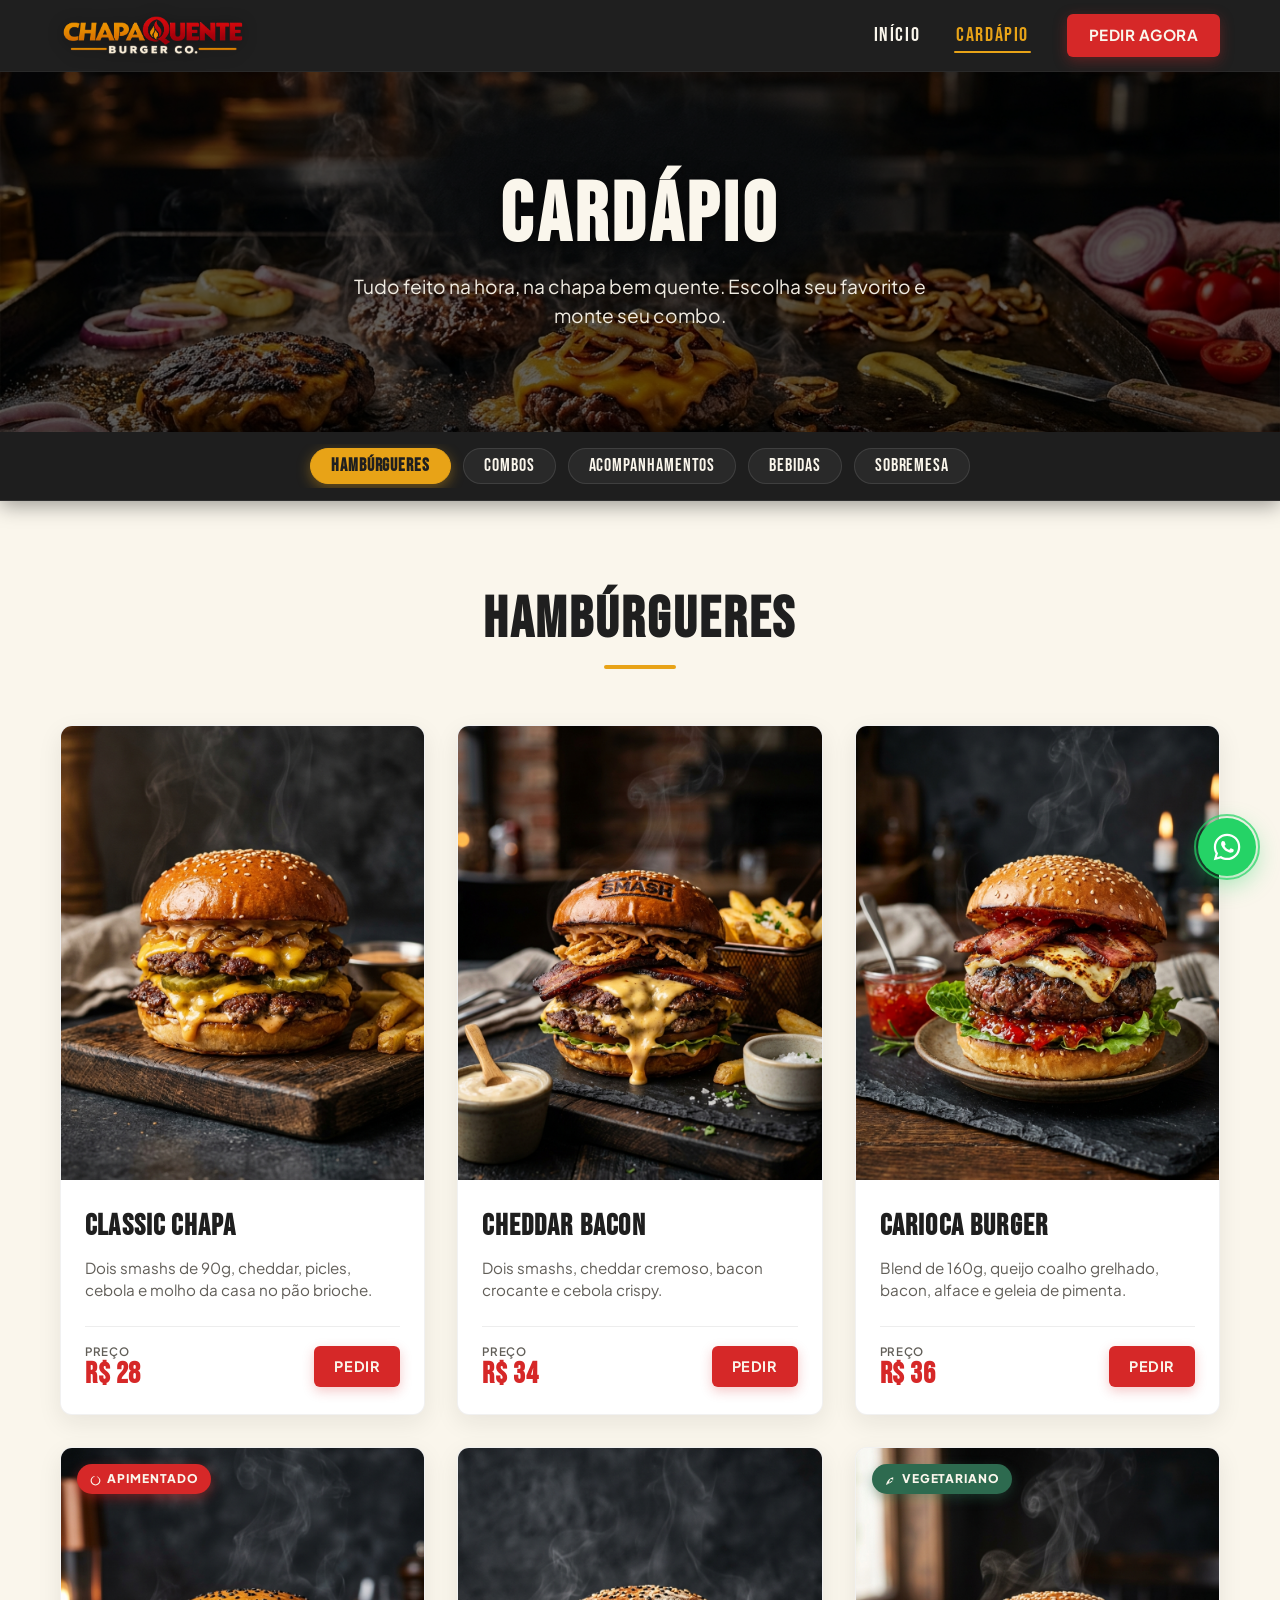
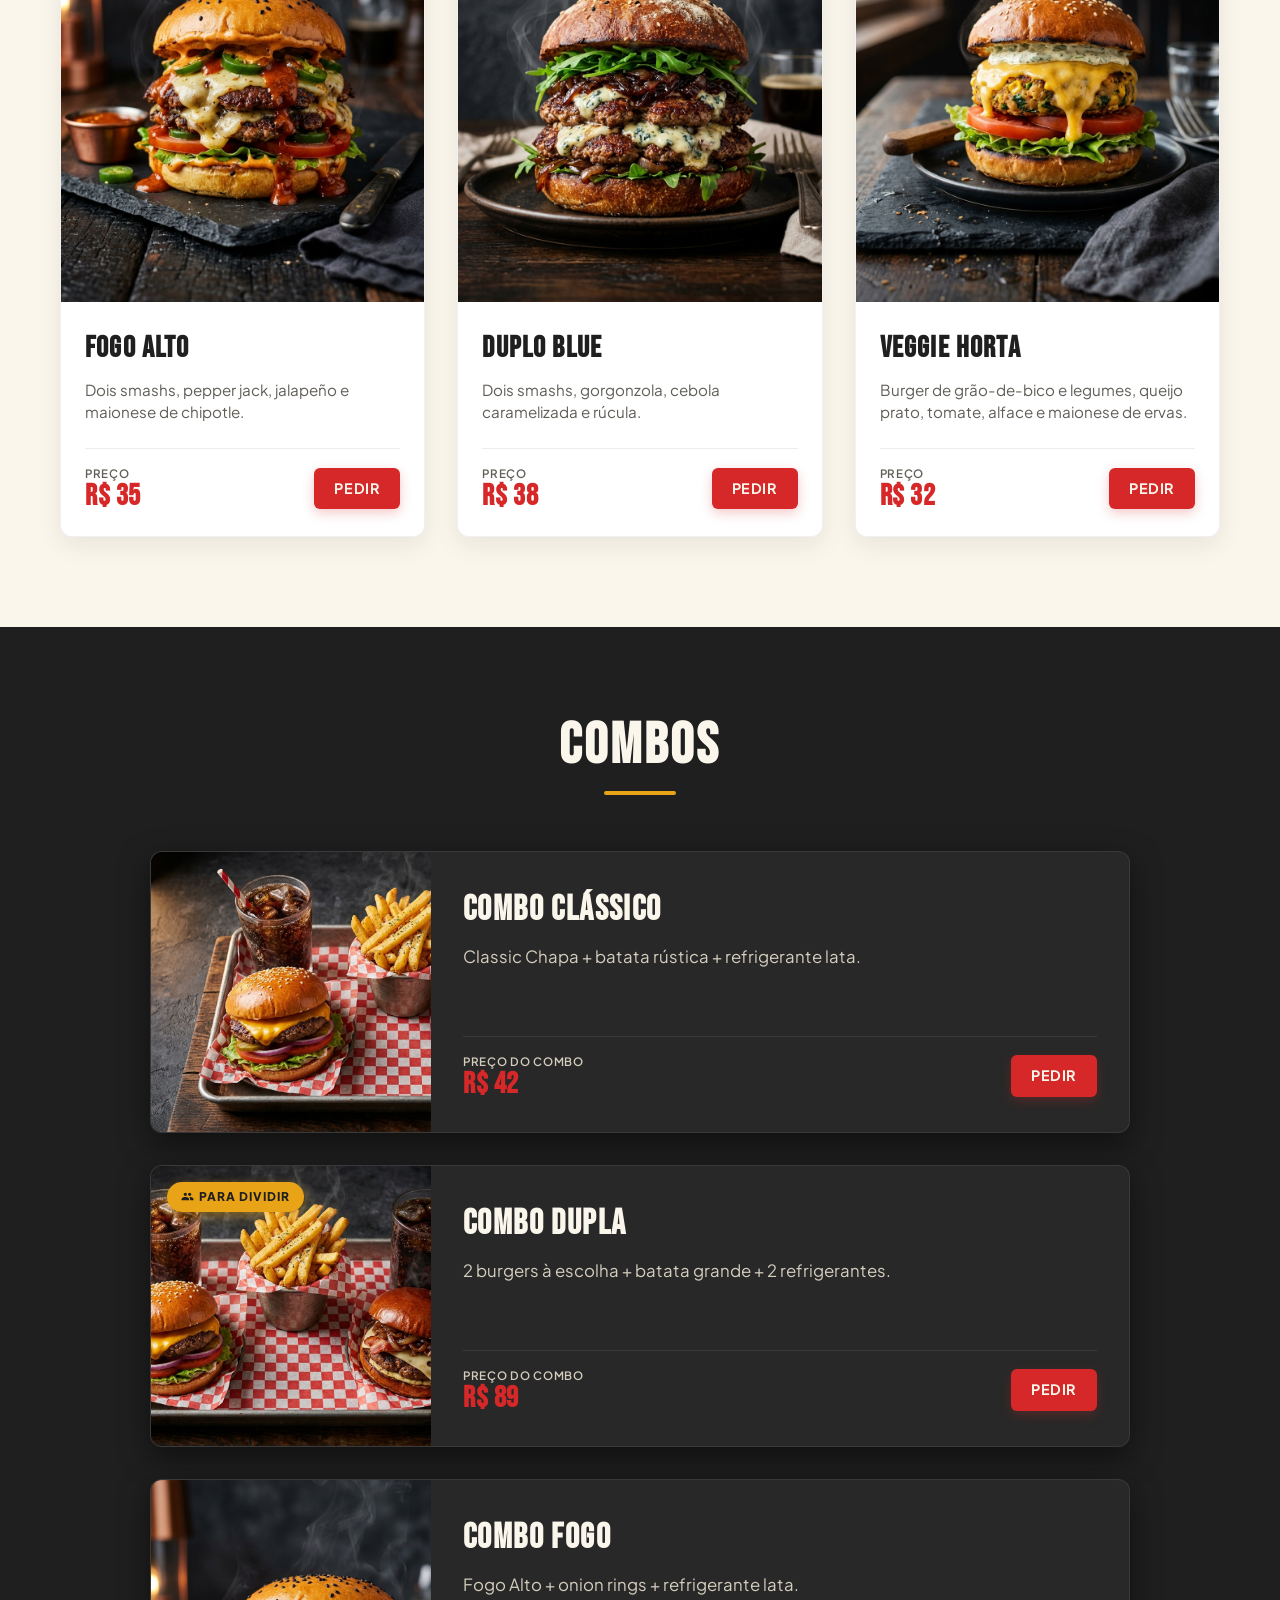
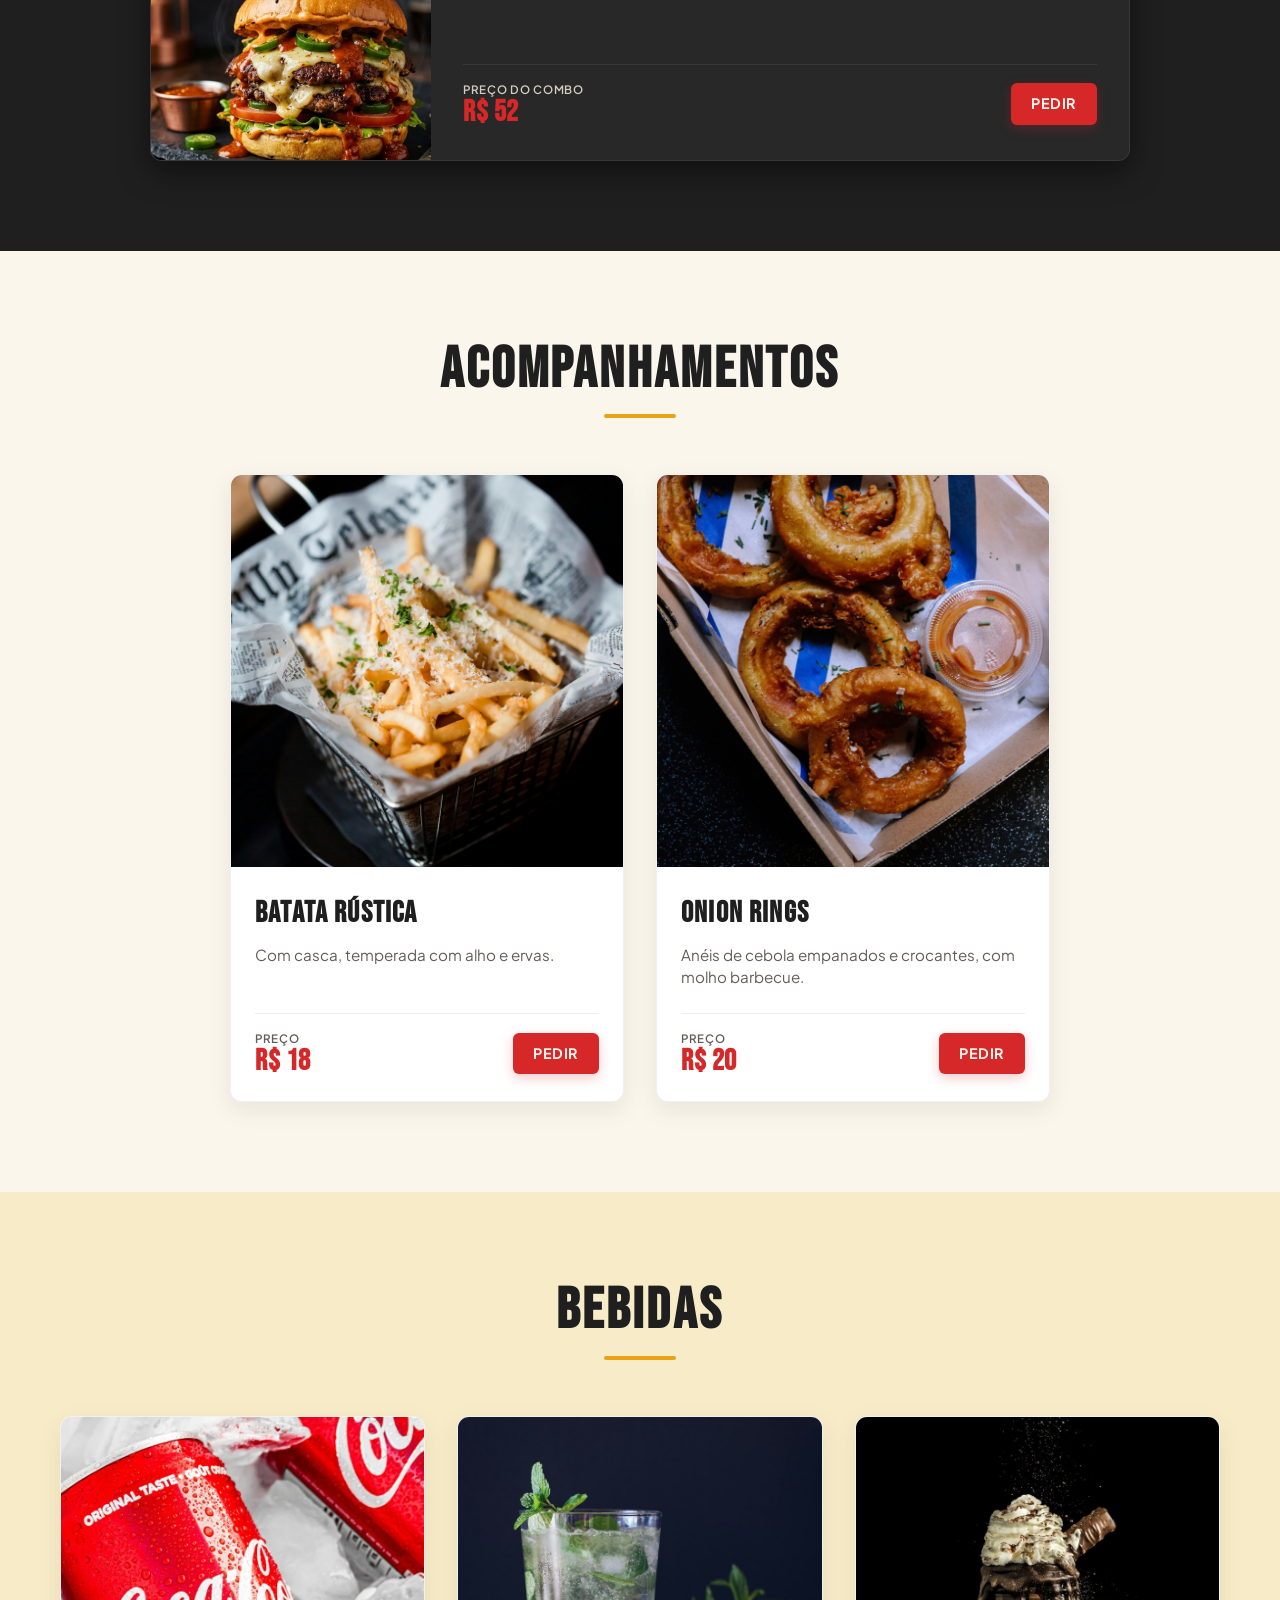
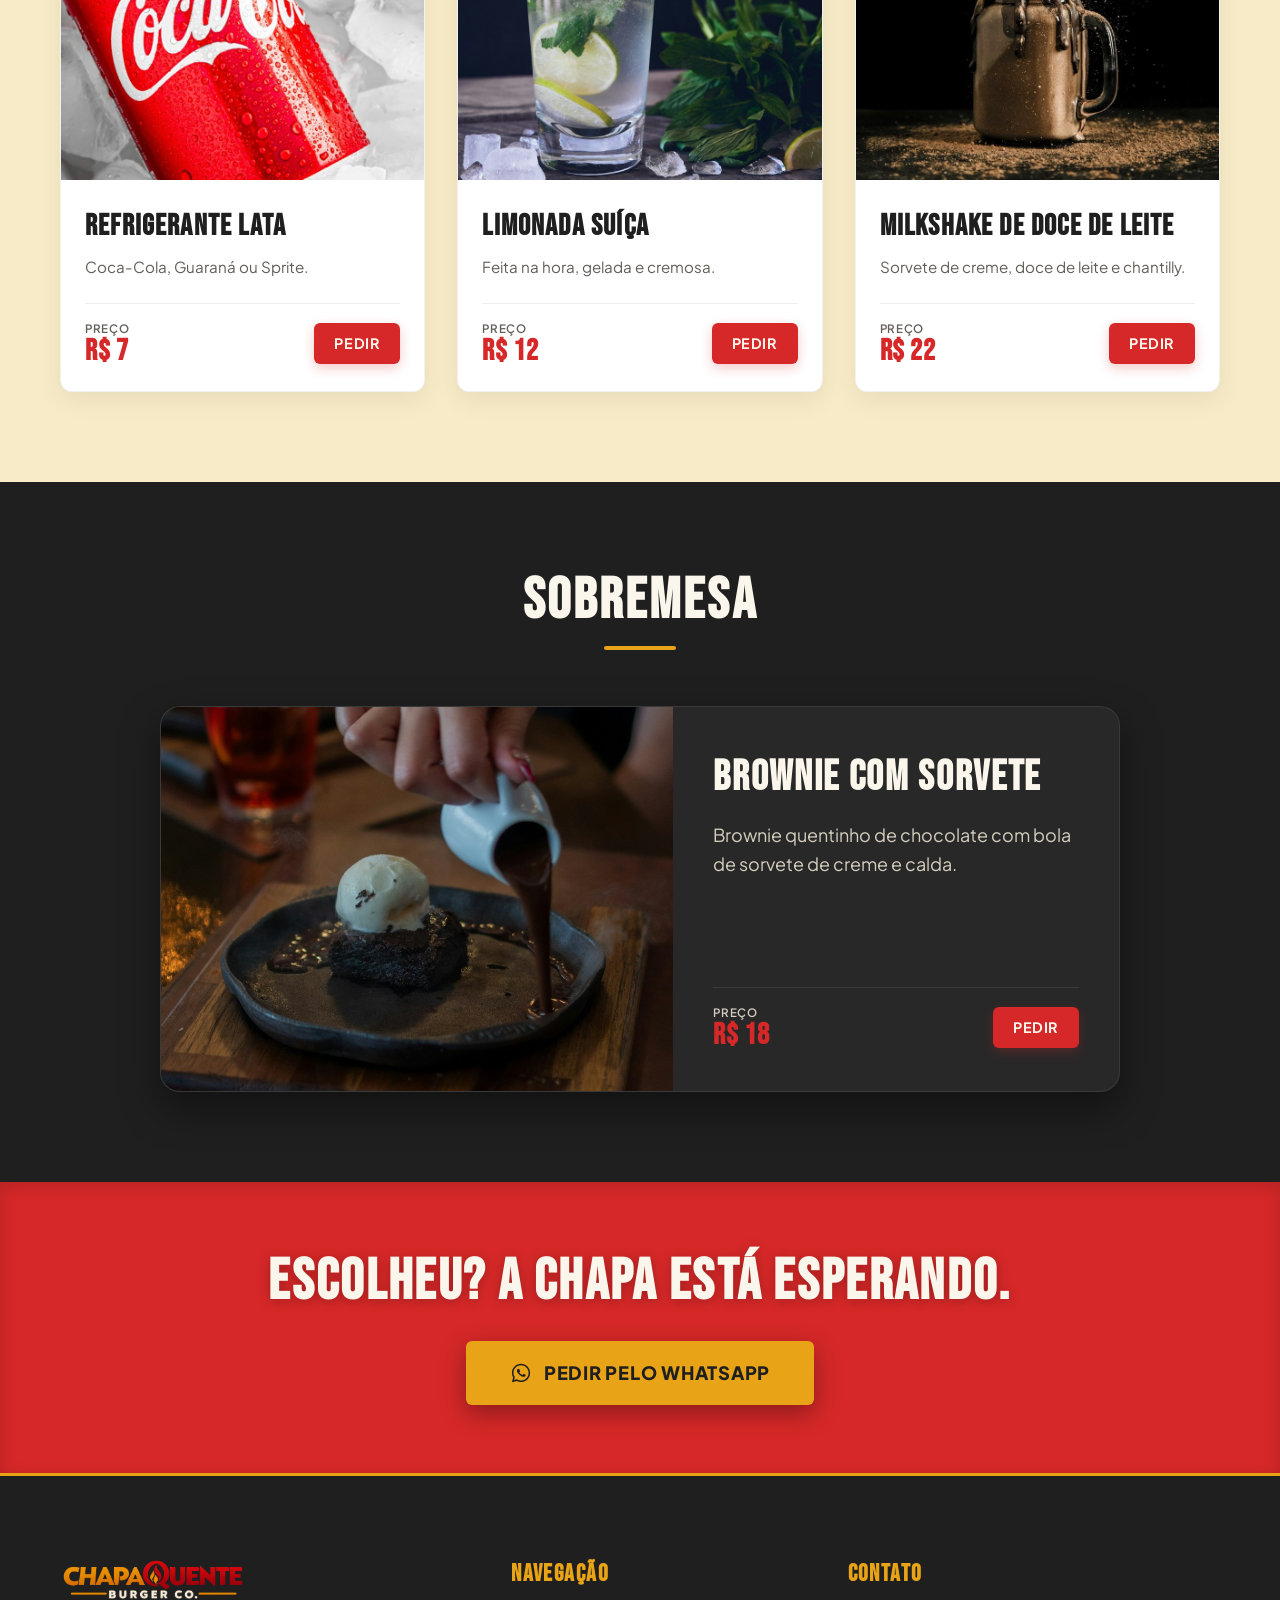
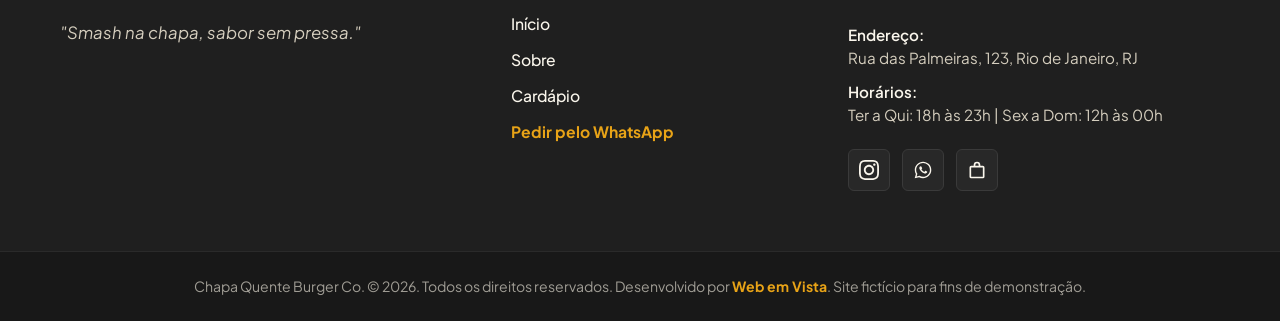
<file: cardapio.html>
<!DOCTYPE html>
<html lang="pt-BR">

<head>
  <meta charset="UTF-8">
  <meta name="viewport" content="width=device-width, initial-scale=1.0">
  <title>Cardápio | Chapa Quente Burger Co. - Rio de Janeiro</title>
  <meta name="description"
    content="Confira o cardápio da Chapa Quente Burger Co. Smash burgers artesanais, queijo derretido, molhos da casa, batatas crocantes e muito mais no Rio de Janeiro.">
  <link rel="canonical" href="https://chapaquenteburger.com.br/cardapio.html">

  <!-- Open Graph / Redes Sociais -->
  <meta property="og:type" content="restaurant.menu">
  <meta property="og:title" content="Cardápio Oficial - Chapa Quente Burger Co.">
  <meta property="og:description"
    content="Conheça nossos smash burgers artesanais. Crosta perfeita, suculência máxima e ingredientes selecionados.">
  <meta property="og:image" content="assets/images/Logo.png">

  <!-- Favicon -->
  <link rel="icon" type="image/png" href="assets/images/Logo.png">

  <!-- Estilos -->
  <link rel="stylesheet" href="css/style.css">

  <!-- Schema.org - Menu do Restaurante -->
  <script type="application/ld+json">
  {
    "@context": "https://schema.org",
    "@type": "Menu",
    "name": "Cardápio Chapa Quente Burger Co.",
    "url": "https://chapaquenteburger.com.br/cardapio.html",
    "mainEntityOfPage": "https://chapaquenteburger.com.br/cardapio.html",
    "inLanguage": "pt-BR"
  }
  </script>
</head>

<body>

  <!-- Cabeçalho Fixo -->
  <header class="site-header" id="site-header">
    <div class="container header-container">
      <!-- Logo Oficial à Esquerda -->
      <a href="index.html" class="brand-link" aria-label="Chapa Quente Burger Co. - Página Inicial">
        <img src="assets/images/Logo.png" alt="Chapa Quente Burger Co. - Smash na chapa, sabor sem pressa"
          class="brand-logo-img" width="210" height="48">
      </a>

      <!-- Menu Desktop Centro/Direita -->
      <nav class="desktop-nav" aria-label="Navegação principal">
        <ul class="nav-links">
          <li><a href="index.html" class="nav-link">Início</a></li>
          <li><a href="cardapio.html" class="nav-link active">Cardápio</a></li>
        </ul>
        <!-- Botão Pedir Agora (Extrema Direita) -->
        <a href="https://wa.me/5521999999999" target="_blank" rel="noopener noreferrer" class="btn-header-order"
          aria-label="Pedir agora pelo WhatsApp">
          Pedir agora
        </a>
      </nav>

      <!-- Botão Hambúrguer Mobile (Trocadilho visual: pão, carne, pão) -->
      <button class="menu-toggle" id="menu-toggle" aria-label="Abrir menu de navegação" aria-expanded="false"
        aria-controls="mobile-overlay">
        <span class="bun-top"></span>
        <span class="patty"></span>
        <span class="bun-bottom"></span>
      </button>
    </div>
  </header>

  <!-- Menu Mobile Fullscreen Overlay -->
  <div class="mobile-overlay" id="mobile-overlay" aria-hidden="true">
    <nav aria-label="Navegação móvel">
      <ul class="mobile-nav-links">
        <li><a href="index.html" class="mobile-nav-link">Início</a></li>
        <li><a href="cardapio.html" class="mobile-nav-link active">Cardápio</a></li>
      </ul>
    </nav>
    <div class="mobile-cta-box">
      <p class="mobile-tagline">"Smash na chapa, sabor sem pressa."</p>
      <a href="https://wa.me/5521999999999" target="_blank" rel="noopener noreferrer" class="btn-mobile-order">
        Pedir agora no WhatsApp
      </a>
    </div>
  </div>

  <!-- Conteúdo Principal do Cardápio -->
  <main id="main-content">
    <!-- TOPO DA PÁGINA: BANNER HERO (Altura 360px) -->
    <section class="menu-page-hero" aria-label="Apresentação do Cardápio">
      <!-- Imagem de Fundo (Chapa na Brasa com Smashing Burgers) -->
      <img src="assets/images/menu-hero.jpg"
        alt="Chapa quente de hamburgueria com smash burgers suculentos sendo preparados com queijo derretido, cebolas e fumaça"
        class="menu-page-hero-img" width="1920" height="820" fetchpriority="high">
      <!-- Overlay Preto 60% -->
      <div class="menu-page-hero-overlay" aria-hidden="true"></div>

      <!-- Conteúdo Centralizado -->
      <div class="menu-page-hero-content" data-reveal>
        <h1 class="menu-page-title">Cardápio</h1>
        <p class="menu-page-desc">
          Tudo feito na hora, na chapa bem quente. Escolha seu favorito e monte seu combo.
        </p>
      </div>
    </section>

    <!-- BARRA DE NAVEGAÇÃO INTERNA FIXA (ÂNCORAS) -->
    <nav class="category-nav-bar" id="category-nav-bar" aria-label="Categorias do cardápio">
      <div class="container">
        <div class="category-nav-scroll">
          <a href="#hamburgueres" class="category-nav-btn active">Hambúrgueres</a>
          <a href="#combos" class="category-nav-btn">Combos</a>
          <a href="#acompanhamentos" class="category-nav-btn">Acompanhamentos</a>
          <a href="#bebidas" class="category-nav-btn">Bebidas</a>
          <a href="#sobremesa" class="category-nav-btn">Sobremesa</a>
        </div>
      </div>
    </nav>

    <!-- SEÇÃO: HAMBÚRGUERES (Fundo Off-white) -->
    <section class="menu-category-section bg-offwhite" id="hamburgueres" aria-labelledby="title-hamburgueres">
      <div class="container">
        <!-- Cabeçalho da Seção -->
        <div class="section-header-center" data-reveal>
          <h2 class="section-title-dark" id="title-hamburgueres">
            Hambúrgueres
          </h2>
          <div class="title-underline-mustard" aria-hidden="true"></div>
        </div>

        <!-- Grade de 6 Cards de Hambúrgueres -->
        <div class="menu-grid">
          <!-- 1) Classic Chapa -->
          <article class="burger-card" data-reveal>
            <div class="card-media">
              <img src="assets/images/burger-classic-chapa.jpg"
                alt="Classic Chapa: dois smashs de 90g, cheddar, picles, cebola caramelizada e molho da casa no pão brioche"
                class="card-img" width="800" height="1000" loading="lazy">
            </div>
            <div class="card-body">
              <h3 class="card-title">Classic Chapa</h3>
              <p class="card-desc">
                Dois smashs de 90g, cheddar, picles, cebola e molho da casa no pão brioche.
              </p>
              <div class="card-footer">
                <div class="card-price-box">
                  <span class="card-price-label">Preço</span>
                  <span class="card-price-tomato">R$ 28</span>
                </div>
                <a href="https://wa.me/5521999999999?text=Ol%C3%A1!%20Quero%20pedir%20o%20Classic%20Chapa"
                  target="_blank" rel="noopener noreferrer" class="btn-card-order"
                  aria-label="Pedir Classic Chapa pelo WhatsApp">
                  Pedir
                </a>
              </div>
            </div>
          </article>

          <!-- 2) Cheddar Bacon -->
          <article class="burger-card delay-1" data-reveal>
            <div class="card-media">
              <img src="assets/images/burger-cheddar-bacon.jpg"
                alt="Cheddar Bacon: dois smashs, cheddar cremoso, fatias de bacon crocante e cebola crispy"
                class="card-img" width="800" height="1000" loading="lazy">
            </div>
            <div class="card-body">
              <h3 class="card-title">Cheddar Bacon</h3>
              <p class="card-desc">
                Dois smashs, cheddar cremoso, bacon crocante e cebola crispy.
              </p>
              <div class="card-footer">
                <div class="card-price-box">
                  <span class="card-price-label">Preço</span>
                  <span class="card-price-tomato">R$ 34</span>
                </div>
                <a href="https://wa.me/5521999999999?text=Ol%C3%A1!%20Quero%20pedir%20o%20Cheddar%20Bacon"
                  target="_blank" rel="noopener noreferrer" class="btn-card-order"
                  aria-label="Pedir Cheddar Bacon pelo WhatsApp">
                  Pedir
                </a>
              </div>
            </div>
          </article>

          <!-- 3) Carioca Burger -->
          <article class="burger-card delay-2" data-reveal>
            <div class="card-media">
              <img src="assets/images/burger-carioca.jpg"
                alt="Carioca Burger: blend bovino de 160g, queijo coalho grelhado, bacon, alface e geleia de pimenta"
                class="card-img" width="800" height="1000" loading="lazy">
            </div>
            <div class="card-body">
              <h3 class="card-title">Carioca Burger</h3>
              <p class="card-desc">
                Blend de 160g, queijo coalho grelhado, bacon, alface e geleia de pimenta.
              </p>
              <div class="card-footer">
                <div class="card-price-box">
                  <span class="card-price-label">Preço</span>
                  <span class="card-price-tomato">R$ 36</span>
                </div>
                <a href="https://wa.me/5521999999999?text=Ol%C3%A1!%20Quero%20pedir%20o%20Carioca%20Burger"
                  target="_blank" rel="noopener noreferrer" class="btn-card-order"
                  aria-label="Pedir Carioca Burger pelo WhatsApp">
                  Pedir
                </a>
              </div>
            </div>
          </article>

          <!-- 4) Fogo Alto (Selo Apimentado) -->
          <article class="burger-card" data-reveal>
            <div class="card-media">
              <span class="badge-spicy">
                <svg viewBox="0 0 24 24" aria-hidden="true">
                  <path
                    d="M12 23c-4.97 0-9-4.03-9-9 0-4.06 2.71-7.5 6.55-8.59.39-.11.77.16.82.56.05.35-.15.69-.47.81C7.3 7.8 5 10.64 5 14c0 3.86 3.14 7 7 7s7-3.14 7-7c0-2.82-1.63-5.35-4.14-6.44-.33-.14-.49-.51-.37-.84.12-.34.49-.5.83-.38C18.49 7.64 21 10.6 21 14c0 4.97-4.03 9-9 9z" />
                </svg>
                Apimentado
              </span>
              <img src="assets/images/burger-fogo-alto.jpg"
                alt="Fogo Alto: dois smashs, queijo pepper jack derretido, jalapeños fatiados e maionese de chipotle"
                class="card-img" width="800" height="1000" loading="lazy">
            </div>
            <div class="card-body">
              <h3 class="card-title">Fogo Alto</h3>
              <p class="card-desc">
                Dois smashs, pepper jack, jalapeño e maionese de chipotle.
              </p>
              <div class="card-footer">
                <div class="card-price-box">
                  <span class="card-price-label">Preço</span>
                  <span class="card-price-tomato">R$ 35</span>
                </div>
                <a href="https://wa.me/5521999999999?text=Ol%C3%A1!%20Quero%20pedir%20o%20Fogo%20Alto" target="_blank"
                  rel="noopener noreferrer" class="btn-card-order" aria-label="Pedir Fogo Alto pelo WhatsApp">
                  Pedir
                </a>
              </div>
            </div>
          </article>

          <!-- 5) Duplo Blue -->
          <article class="burger-card delay-1" data-reveal>
            <div class="card-media">
              <img src="assets/images/burger-duplo-blue.jpg"
                alt="Duplo Blue: dois smashs bovinos, queijo gorgonzola cremoso, cebola caramelizada e folhas de rúcula"
                class="card-img" width="800" height="1000" loading="lazy">
            </div>
            <div class="card-body">
              <h3 class="card-title">Duplo Blue</h3>
              <p class="card-desc">
                Dois smashs, gorgonzola, cebola caramelizada e rúcula.
              </p>
              <div class="card-footer">
                <div class="card-price-box">
                  <span class="card-price-label">Preço</span>
                  <span class="card-price-tomato">R$ 38</span>
                </div>
                <a href="https://wa.me/5521999999999?text=Ol%C3%A1!%20Quero%20pedir%20o%20Duplo%20Blue" target="_blank"
                  rel="noopener noreferrer" class="btn-card-order" aria-label="Pedir Duplo Blue pelo WhatsApp">
                  Pedir
                </a>
              </div>
            </div>
          </article>

          <!-- 6) Veggie Horta (Selo Vegetariano) -->
          <article class="burger-card delay-2" data-reveal>
            <div class="card-media">
              <span class="badge-veggie">
                <svg viewBox="0 0 24 24" aria-hidden="true">
                  <path
                    d="M17 8C8 10 5.9 16.17 3.82 21.34L5.71 22l1-2.3A9.83 9.83 0 0 0 17 8zm-7.6 10.3A12.3 12.3 0 0 1 12 11c2.14 0 4 .86 5.3 2.27A17.9 17.9 0 0 0 9.4 18.3z" />
                </svg>
                Vegetariano
              </span>
              <img src="assets/images/burger-veggie-horta.jpg"
                alt="Veggie Horta: burger artesanal de grão-de-bico e legumes, queijo prato derretido, tomate, alface e maionese de ervas frescas"
                class="card-img" width="800" height="1000" loading="lazy">
            </div>
            <div class="card-body">
              <h3 class="card-title">Veggie Horta</h3>
              <p class="card-desc">
                Burger de grão-de-bico e legumes, queijo prato, tomate, alface e maionese de ervas.
              </p>
              <div class="card-footer">
                <div class="card-price-box">
                  <span class="card-price-label">Preço</span>
                  <span class="card-price-tomato">R$ 32</span>
                </div>
                <a href="https://wa.me/5521999999999?text=Ol%C3%A1!%20Quero%20pedir%20o%20Veggie%20Horta"
                  target="_blank" rel="noopener noreferrer" class="btn-card-order"
                  aria-label="Pedir Veggie Horta pelo WhatsApp">
                  Pedir
                </a>
              </div>
            </div>
          </article>
        </div>
      </div>
    </section>

    <!-- SEÇÃO: COMBOS (Fundo Preto Carvão - Formato Horizontal) -->
    <section class="menu-category-section bg-charcoal" id="combos" aria-labelledby="title-combos">
      <div class="container">
        <!-- Cabeçalho da Seção -->
        <div class="section-header-center" data-reveal>
          <h2 class="section-title-dark" id="title-combos" style="color: var(--color-offwhite);">
            Combos
          </h2>
          <div class="title-underline-mustard" aria-hidden="true"></div>
        </div>

        <!-- Grade Vertical de Cards Horizontais -->
        <div class="combos-grid">
          <!-- 7) Combo Clássico -->
          <article class="combo-card-horizontal" data-reveal>
            <div class="combo-media">
              <img src="assets/images/combo-classico.jpg"
                alt="Combo Clássico: burger Classic Chapa com batata frita rústica crocante e refrigerante gelado servidos em bandeja"
                class="combo-img" width="800" height="800" loading="lazy">
            </div>
            <div class="combo-body">
              <div class="combo-header">
                <h3 class="combo-title">Combo Clássico</h3>
                <p class="combo-desc">
                  Classic Chapa + batata rústica + refrigerante lata.
                </p>
              </div>
              <div class="card-footer" style="border-top-color: rgba(255, 255, 255, 0.08);">
                <div class="card-price-box">
                  <span class="card-price-label" style="color: var(--color-offwhite-muted);">Preço do Combo</span>
                  <span class="card-price-tomato">R$ 42</span>
                </div>
                <a href="https://wa.me/5521999999999?text=Ol%C3%A1!%20Quero%20pedir%20o%20Combo%20Cl%C3%A1ssico"
                  target="_blank" rel="noopener noreferrer" class="btn-card-order"
                  aria-label="Pedir Combo Clássico pelo WhatsApp">
                  Pedir
                </a>
              </div>
            </div>
          </article>

          <!-- 8) Combo Dupla (Selo Para Dividir) -->
          <article class="combo-card-horizontal delay-1" data-reveal>
            <div class="combo-media">
              <span class="badge-share">
                <svg viewBox="0 0 24 24" aria-hidden="true">
                  <path
                    d="M16 11c1.66 0 2.99-1.34 2.99-3S17.66 5 16 5c-1.66 0-3 1.34-3 3s1.34 3 3 3zm-8 0c1.66 0 2.99-1.34 2.99-3S9.66 5 8 5C6.34 5 5 6.34 5 8s1.34 3 3 3zm0 2c-2.33 0-7 1.17-7 3.5V19h14v-2.5c0-2.33-4.67-3.5-7-3.5zm8 0c-.29 0-.62.02-.97.05 1.16.84 1.97 1.97 1.97 3.45V19h6v-2.5c0-2.33-4.67-3.5-7-3.5z" />
                </svg>
                Para dividir
              </span>
              <img src="assets/images/combo-dupla.jpg"
                alt="Combo Dupla: dois smash burgers artesanais à escolha, porção generosa de batata frita e dois refrigerantes gelados"
                class="combo-img" width="800" height="800" loading="lazy">
            </div>
            <div class="combo-body">
              <div class="combo-header">
                <h3 class="combo-title">Combo Dupla</h3>
                <p class="combo-desc">
                  2 burgers à escolha + batata grande + 2 refrigerantes.
                </p>
              </div>
              <div class="card-footer" style="border-top-color: rgba(255, 255, 255, 0.08);">
                <div class="card-price-box">
                  <span class="card-price-label" style="color: var(--color-offwhite-muted);">Preço do Combo</span>
                  <span class="card-price-tomato">R$ 89</span>
                </div>
                <a href="https://wa.me/5521999999999?text=Ol%C3%A1!%20Quero%20pedir%20o%20Combo%20Dupla" target="_blank"
                  rel="noopener noreferrer" class="btn-card-order" aria-label="Pedir Combo Dupla pelo WhatsApp">
                  Pedir
                </a>
              </div>
            </div>
          </article>

          <!-- 9) Combo Fogo -->
          <article class="combo-card-horizontal delay-2" data-reveal>
            <div class="combo-media">
              <img src="assets/images/combo-fogo.jpg"
                alt="Combo Fogo: burger picante Fogo Alto com anéis de cebola dourados e refrigerante lata gelado"
                class="combo-img" width="800" height="800" loading="lazy">
            </div>
            <div class="combo-body">
              <div class="combo-header">
                <h3 class="combo-title">Combo Fogo</h3>
                <p class="combo-desc">
                  Fogo Alto + onion rings + refrigerante lata.
                </p>
              </div>
              <div class="card-footer" style="border-top-color: rgba(255, 255, 255, 0.08);">
                <div class="card-price-box">
                  <span class="card-price-label" style="color: var(--color-offwhite-muted);">Preço do Combo</span>
                  <span class="card-price-tomato">R$ 52</span>
                </div>
                <a href="https://wa.me/5521999999999?text=Ol%C3%A1!%20Quero%20pedir%20o%20Combo%20Fogo" target="_blank"
                  rel="noopener noreferrer" class="btn-card-order" aria-label="Pedir Combo Fogo pelo WhatsApp">
                  Pedir
                </a>
              </div>
            </div>
          </article>
        </div>
      </div>
    </section>

    <!-- SEÇÃO: ACOMPANHAMENTOS (Fundo Off-white) -->
    <section class="menu-category-section bg-offwhite" id="acompanhamentos" aria-labelledby="title-acompanhamentos">
      <div class="container">
        <!-- Cabeçalho da Seção -->
        <div class="section-header-center" data-reveal>
          <h2 class="section-title-dark" id="title-acompanhamentos">
            Acompanhamentos
          </h2>
          <div class="title-underline-mustard" aria-hidden="true"></div>
        </div>

        <!-- Grade de 2 Cards de Acompanhamentos (Imagem 1:1) -->
        <div class="sides-grid">
          <!-- 10) Batata Rústica -->
          <article class="burger-card" data-reveal>
            <div class="card-media aspect-square">
              <img src="assets/images/acompanhamento-batata-rustica.jpg"
                alt="Batata Rústica: batatas com casca temperadas com alho e ervas servidas em cesta rústica"
                class="card-img" width="800" height="800" loading="lazy">
            </div>
            <div class="card-body">
              <h3 class="card-title">Batata Rústica</h3>
              <p class="card-desc">
                Com casca, temperada com alho e ervas.
              </p>
              <div class="card-footer">
                <div class="card-price-box">
                  <span class="card-price-label">Preço</span>
                  <span class="card-price-tomato">R$ 18</span>
                </div>
                <a href="https://wa.me/5521999999999?text=Ol%C3%A1!%20Quero%20pedir%20a%20Batata%20R%C3%BAstica"
                  target="_blank" rel="noopener noreferrer" class="btn-card-order"
                  aria-label="Pedir Batata Rústica pelo WhatsApp">
                  Pedir
                </a>
              </div>
            </div>
          </article>

          <!-- 11) Onion Rings -->
          <article class="burger-card delay-1" data-reveal>
            <div class="card-media aspect-square">
              <img src="assets/images/acompanhamento-onion-rings.jpg"
                alt="Onion Rings: anéis de cebola dourados empanados e crocantes acompanhados de molho barbecue"
                class="card-img" width="800" height="800" loading="lazy">
            </div>
            <div class="card-body">
              <h3 class="card-title">Onion Rings</h3>
              <p class="card-desc">
                Anéis de cebola empanados e crocantes, com molho barbecue.
              </p>
              <div class="card-footer">
                <div class="card-price-box">
                  <span class="card-price-label">Preço</span>
                  <span class="card-price-tomato">R$ 20</span>
                </div>
                <a href="https://wa.me/5521999999999?text=Ol%C3%A1!%20Quero%20pedir%20os%20Onion%20Rings"
                  target="_blank" rel="noopener noreferrer" class="btn-card-order"
                  aria-label="Pedir Onion Rings pelo WhatsApp">
                  Pedir
                </a>
              </div>
            </div>
          </article>
        </div>
      </div>
    </section>

    <!-- SEÇÃO: BEBIDAS (Fundo Amarelo Mostarda Claro) -->
    <section class="menu-category-section bg-mustard-light" id="bebidas" aria-labelledby="title-bebidas">
      <div class="container">
        <!-- Cabeçalho da Seção -->
        <div class="section-header-center" data-reveal>
          <h2 class="section-title-dark" id="title-bebidas">
            Bebidas
          </h2>
          <div class="title-underline-mustard" aria-hidden="true"></div>
        </div>

        <!-- Grade de 3 Cards de Bebidas (Imagem 1:1) -->
        <div class="menu-grid">
          <!-- 12) Refrigerante lata -->
          <article class="burger-card" data-reveal>
            <div class="card-media aspect-square">
              <img src="assets/images/bebida-refrigerante-lata.jpg"
                alt="Refrigerante lata gelado com gotas de condensação e cubos de gelo" class="card-img" width="800"
                height="800" loading="lazy">
            </div>
            <div class="card-body">
              <h3 class="card-title">Refrigerante lata</h3>
              <p class="card-desc">
                Coca-Cola, Guaraná ou Sprite.
              </p>
              <div class="card-footer">
                <div class="card-price-box">
                  <span class="card-price-label">Preço</span>
                  <span class="card-price-tomato">R$ 7</span>
                </div>
                <a href="https://wa.me/5521999999999?text=Ol%C3%A1!%20Quero%20pedir%20o%20Refrigerante%20lata"
                  target="_blank" rel="noopener noreferrer" class="btn-card-order"
                  aria-label="Pedir Refrigerante lata pelo WhatsApp">
                  Pedir
                </a>
              </div>
            </div>
          </article>

          <!-- 13) Limonada Suíça -->
          <article class="burger-card delay-1" data-reveal>
            <div class="card-media aspect-square">
              <img src="assets/images/bebida-limonada-suica.jpg"
                alt="Limonada Suíça cremosa servida em copo alto com rodelas de limão e folhas de hortelã"
                class="card-img" width="800" height="800" loading="lazy">
            </div>
            <div class="card-body">
              <h3 class="card-title">Limonada Suíça</h3>
              <p class="card-desc">
                Feita na hora, gelada e cremosa.
              </p>
              <div class="card-footer">
                <div class="card-price-box">
                  <span class="card-price-label">Preço</span>
                  <span class="card-price-tomato">R$ 12</span>
                </div>
                <a href="https://wa.me/5521999999999?text=Ol%C3%A1!%20Quero%20pedir%20a%20Limonada%20Su%C3%AD%C3%A7a"
                  target="_blank" rel="noopener noreferrer" class="btn-card-order"
                  aria-label="Pedir Limonada Suíça pelo WhatsApp">
                  Pedir
                </a>
              </div>
            </div>
          </article>

          <!-- 14) Milkshake de Doce de Leite -->
          <article class="burger-card delay-2" data-reveal>
            <div class="card-media aspect-square">
              <img src="assets/images/bebida-milkshake-doce-de-leite.jpg"
                alt="Milkshake encorpado de doce de leite com chantilly generoso e calda de caramelo" class="card-img"
                width="800" height="800" loading="lazy">
            </div>
            <div class="card-body">
              <h3 class="card-title">Milkshake de Doce de Leite</h3>
              <p class="card-desc">
                Sorvete de creme, doce de leite e chantilly.
              </p>
              <div class="card-footer">
                <div class="card-price-box">
                  <span class="card-price-label">Preço</span>
                  <span class="card-price-tomato">R$ 22</span>
                </div>
                <a href="https://wa.me/5521999999999?text=Ol%C3%A1!%20Quero%20pedir%20o%20Milkshake%20de%20Doce%20de%20Leite"
                  target="_blank" rel="noopener noreferrer" class="btn-card-order"
                  aria-label="Pedir Milkshake de Doce de Leite pelo WhatsApp">
                  Pedir
                </a>
              </div>
            </div>
          </article>
        </div>
      </div>
    </section>

    <!-- SEÇÃO: SOBREMESA (Fundo Preto Carvão - Card Único em Destaque) -->
    <section class="menu-category-section bg-charcoal" id="sobremesa" aria-labelledby="title-sobremesa">
      <div class="container">
        <!-- Cabeçalho da Seção -->
        <div class="section-header-center" data-reveal>
          <h2 class="section-title-dark" id="title-sobremesa" style="color: var(--color-offwhite);">
            Sobremesa
          </h2>
          <div class="title-underline-mustard" aria-hidden="true"></div>
        </div>

        <!-- Card Único em Destaque (4:3) -->
        <article class="dessert-card-feature" data-reveal>
          <div class="dessert-media">
            <img src="assets/images/sobremesa-brownie.jpg"
              alt="Brownie com Sorvete: brownie quentinho de chocolate com bola de sorvete de creme e calda artesanal de chocolate servido na chapa"
              class="dessert-img" width="1000" height="750" loading="lazy">
          </div>
          <div class="dessert-body">
            <div class="dessert-header">
              <h3 class="dessert-title">Brownie com Sorvete</h3>
              <p class="dessert-desc">
                Brownie quentinho de chocolate com bola de sorvete de creme e calda.
              </p>
            </div>
            <div class="card-footer" style="border-top-color: rgba(255, 255, 255, 0.08);">
              <div class="card-price-box">
                <span class="card-price-label" style="color: var(--color-offwhite-muted);">Preço</span>
                <span class="card-price-tomato">R$ 18</span>
              </div>
              <a href="https://wa.me/5521999999999?text=Ol%C3%A1!%20Quero%20pedir%20o%20Brownie%20com%20Sorvete"
                target="_blank" rel="noopener noreferrer" class="btn-card-order"
                aria-label="Pedir Brownie com Sorvete pelo WhatsApp">
                Pedir
              </a>
            </div>
          </div>
        </article>
      </div>
    </section>

    <!-- FAIXA FINAL: CTA VERMELHO TOMATE -->
    <section class="menu-bottom-banner" aria-label="Chamada final para pedido">
      <div class="container">
        <div class="menu-bottom-banner-content" data-reveal>
          <h2 class="menu-bottom-banner-title">
            Escolheu? A chapa está esperando.
          </h2>
          <a href="https://wa.me/5521999999999" target="_blank" rel="noopener noreferrer" class="btn-final-whatsapp"
            aria-label="Pedir pelo WhatsApp">
            <svg viewBox="0 0 24 24" aria-hidden="true">
              <path
                d="M12.04 2C6.58 2 2.13 6.45 2.13 11.91C2.13 13.66 2.59 15.36 3.45 16.86L2.05 22L7.3 20.62C8.75 21.41 10.38 21.83 12.04 21.83C17.5 21.83 21.95 17.38 21.95 11.92C21.95 9.27 20.92 6.78 19.05 4.91C17.18 3.03 14.69 2 12.04 2M12.05 3.67C14.25 3.67 16.31 4.53 17.87 6.09C19.42 7.65 20.28 9.72 20.28 11.92C20.28 16.46 16.58 20.15 12.04 20.15C10.56 20.15 9.11 19.76 7.85 19L7.55 18.83L4.43 19.65L5.26 16.61L5.06 16.29C4.24 14.99 3.8 13.47 3.8 11.91C3.81 7.37 7.5 3.67 12.05 3.67M9.04 7.42C8.88 7.42 8.63 7.48 8.41 7.72C8.19 7.96 7.58 8.53 7.58 9.68C7.58 10.84 8.43 11.95 8.55 12.11C8.67 12.27 10.2 14.62 12.53 15.63C13.09 15.87 13.51 16.01 13.85 16.12C14.41 16.3 14.92 16.27 15.32 16.21C15.77 16.14 16.7 15.65 16.89 15.11C17.08 14.57 17.08 14.11 17.02 14.01C16.96 13.92 16.81 13.86 16.58 13.75C16.35 13.63 15.24 13.09 15.03 13.01C14.83 12.94 14.68 12.9 14.53 13.13C14.38 13.36 13.95 13.86 13.82 14.01C13.69 14.16 13.57 14.18 13.34 14.07C13.11 13.95 12.38 13.71 11.51 12.94C10.83 12.34 10.37 11.59 10.25 11.36C10.12 11.13 10.23 11.01 10.35 10.89C10.45 10.79 10.57 10.63 10.69 10.5C10.8 10.36 10.84 10.27 10.92 10.11C11 9.96 10.96 9.82 10.9 9.71C10.84 9.6 10.4 8.49 10.21 8.04C10.02 7.6 9.84 7.66 9.7 7.65C9.57 7.65 9.42 7.65 9.27 7.65L9.04 7.42Z" />
            </svg>
            Pedir pelo WhatsApp
          </a>
        </div>
      </div>
    </section>
  </main>

  <!-- RODAPÉ DO SITE -->
  <footer class="site-footer" id="rodape">
    <div class="container">
      <div class="footer-grid">
        <!-- Coluna 1: Logo e Tagline -->
        <div class="footer-brand-col">
          <a href="index.html" aria-label="Chapa Quente Burger Co. - Início">
            <img src="assets/images/Logo.png" alt="Logo Chapa Quente Burger Co." class="footer-logo-img" width="210"
              height="48" loading="lazy">
          </a>
          <p class="footer-tagline">
            "Smash na chapa, sabor sem pressa."
          </p>
        </div>

        <!-- Coluna 2: Navegação -->
        <div class="footer-nav-col">
          <h3 class="footer-col-title">Navegação</h3>
          <ul class="footer-links-list">
            <li><a href="index.html" class="footer-link">Início</a></li>
            <li><a href="index.html#sobre" class="footer-link">Sobre</a></li>
            <li><a href="cardapio.html" class="footer-link">Cardápio</a></li>
            <li>
              <a href="https://wa.me/5521999999999" target="_blank" rel="noopener noreferrer"
                class="footer-link footer-link-highlight">
                Pedir pelo WhatsApp
              </a>
            </li>
          </ul>
        </div>

        <!-- Coluna 3: Contato & Redes -->
        <div class="footer-contact-col">
          <h3 class="footer-col-title">Contato</h3>
          <p class="footer-contact-text">
            <span class="footer-contact-highlight">Endereço:</span><br>
            Rua das Palmeiras, 123, Rio de Janeiro, RJ
          </p>
          <p class="footer-contact-text">
            <span class="footer-contact-highlight">Horários:</span><br>
            Ter a Qui: 18h às 23h | Sex a Dom: 12h às 00h
          </p>
          <!-- Ícones Redes Sociais e Delivery -->
          <div class="footer-social-row" aria-label="Canais e redes sociais">
            <!-- Instagram -->
            <a href="https://instagram.com" target="_blank" rel="noopener noreferrer" class="footer-social-btn"
              aria-label="Siga-nos no Instagram">
              <svg viewBox="0 0 24 24" aria-hidden="true">
                <path
                  d="M12 2.163c3.204 0 3.584.012 4.85.07 3.252.148 4.771 1.691 4.919 4.919.058 1.265.069 1.645.069 4.849 0 3.205-.012 3.584-.069 4.849-.149 3.225-1.664 4.771-4.919 4.919-1.266.058-1.644.07-4.85.07-3.204 0-3.584-.012-4.849-.07-3.26-.149-4.771-1.699-4.919-4.92-.058-1.265-.07-1.644-.07-4.849 0-3.204.013-3.583.07-4.849.149-3.227 1.664-4.771 4.919-4.919 1.266-.057 1.645-.069 4.849-.069zm0-2.163c-3.259 0-3.667.014-4.947.072-4.358.2-6.78 2.618-6.98 6.98-.059 1.281-.073 1.689-.073 4.948 0 3.259.014 3.668.072 4.948.2 4.358 2.618 6.78 6.98 6.98 1.281.058 1.689.072 4.948.072 3.259 0 3.668-.014 4.948-.072 4.354-.2 6.782-2.618 6.979-6.98.059-1.28.073-1.689.073-4.948 0-3.259-.014-3.667-.072-4.947-.196-4.354-2.617-6.78-6.979-6.98-1.281-.059-1.69-.073-4.949-.073zm0 5.838c-3.403 0-6.162 2.759-6.162 6.162s2.759 6.163 6.162 6.163 6.162-2.759 6.162-6.163c0-3.403-2.759-6.162-6.162-6.162zm0 10.162c-2.209 0-4-1.79-4-4 0-2.209 1.791-4 4-4s4 1.791 4 4c0 2.21-1.791 4-4 4zm6.406-11.845c-.796 0-1.441.645-1.441 1.44s.645 1.44 1.441 1.44c.795 0 1.439-.645 1.439-1.44s-.644-1.44-1.439-1.44z" />
              </svg>
            </a>
            <!-- WhatsApp -->
            <a href="https://wa.me/5521999999999" target="_blank" rel="noopener noreferrer" class="footer-social-btn"
              aria-label="Fale conosco no WhatsApp">
              <svg viewBox="0 0 24 24" aria-hidden="true">
                <path
                  d="M12.04 2C6.58 2 2.13 6.45 2.13 11.91C2.13 13.66 2.59 15.36 3.45 16.86L2.05 22L7.3 20.62C8.75 21.41 10.38 21.83 12.04 21.83C17.5 21.83 21.95 17.38 21.95 11.92C21.95 9.27 20.92 6.78 19.05 4.91C17.18 3.03 14.69 2 12.04 2M12.05 3.67C14.25 3.67 16.31 4.53 17.87 6.09C19.42 7.65 20.28 9.72 20.28 11.92C20.28 16.46 16.58 20.15 12.04 20.15C10.56 20.15 9.11 19.76 7.85 19L7.55 18.83L4.43 19.65L5.26 16.61L5.06 16.29C4.24 14.99 3.8 13.47 3.8 11.91C3.81 7.37 7.5 3.67 12.05 3.67M9.04 7.42C8.88 7.42 8.63 7.48 8.41 7.72C8.19 7.96 7.58 8.53 7.58 9.68C7.58 10.84 8.43 11.95 8.55 12.11C8.67 12.27 10.2 14.62 12.53 15.63C13.09 15.87 13.51 16.01 13.85 16.12C14.41 16.3 14.92 16.27 15.32 16.21C15.77 16.14 16.7 15.65 16.89 15.11C17.08 14.57 17.08 14.11 17.02 14.01C16.96 13.92 16.81 13.86 16.58 13.75C16.35 13.63 15.24 13.09 15.03 13.01C14.83 12.94 14.68 12.9 14.53 13.13C14.38 13.36 13.95 13.86 13.82 14.01C13.69 14.16 13.57 14.18 13.34 14.07C13.11 13.95 12.38 13.71 11.51 12.94C10.83 12.34 10.37 11.59 10.25 11.36C10.12 11.13 10.23 11.01 10.35 10.89C10.45 10.79 10.57 10.63 10.69 10.5C10.8 10.36 10.84 10.27 10.92 10.11C11 9.96 10.96 9.82 10.9 9.71C10.84 9.6 10.4 8.49 10.21 8.04C10.02 7.6 9.84 7.66 9.7 7.65C9.57 7.65 9.42 7.65 9.27 7.65L9.04 7.42Z" />
              </svg>
            </a>
            <!-- Delivery / Pedidos -->
            <a href="https://wa.me/5521999999999" target="_blank" rel="noopener noreferrer" class="footer-social-btn"
              aria-label="Peça seu Delivery">
              <svg viewBox="0 0 24 24" aria-hidden="true">
                <path
                  d="M19 7h-3V6a4 4 0 0 0-8 0v1H5a2 2 0 0 0-2 2v11a2 2 0 0 0 2 2h14a2 2 0 0 0 2-2V9a2 2 0 0 0-2-2zm-9-1a2 2 0 0 1 4 0v1h-4V6zm9 14H5V9h14v11z" />
              </svg>
            </a>
          </div>
        </div>
      </div>
    </div>

    <!-- Faixa Inferior de Direitos -->
    <div class="footer-bottom">
      <div class="container">
        <p class="footer-copyright">
          Chapa Quente Burger Co. © 2026. Todos os direitos reservados. Desenvolvido por <strong
            class="developer-credit">Web em Vista</strong>. Site fictício para fins de demonstração.
        </p>
      </div>
    </div>
  </footer>

  <!-- Botão Flutuante de WhatsApp -->
  <a href="https://wa.me/5521999999999" target="_blank" rel="noopener noreferrer" class="whatsapp-floating"
    aria-label="Fale conosco pelo WhatsApp">
    <svg viewBox="0 0 24 24" aria-hidden="true">
      <path
        d="M12.04 2C6.58 2 2.13 6.45 2.13 11.91C2.13 13.66 2.59 15.36 3.45 16.86L2.05 22L7.3 20.62C8.75 21.41 10.38 21.83 12.04 21.83C17.5 21.83 21.95 17.38 21.95 11.92C21.95 9.27 20.92 6.78 19.05 4.91C17.18 3.03 14.69 2 12.04 2M12.05 3.67C14.25 3.67 16.31 4.53 17.87 6.09C19.42 7.65 20.28 9.72 20.28 11.92C20.28 16.46 16.58 20.15 12.04 20.15C10.56 20.15 9.11 19.76 7.85 19L7.55 18.83L4.43 19.65L5.26 16.61L5.06 16.29C4.24 14.99 3.8 13.47 3.8 11.91C3.81 7.37 7.5 3.67 12.05 3.67M9.04 7.42C8.88 7.42 8.63 7.48 8.41 7.72C8.19 7.96 7.58 8.53 7.58 9.68C7.58 10.84 8.43 11.95 8.55 12.11C8.67 12.27 10.2 14.62 12.53 15.63C13.09 15.87 13.51 16.01 13.85 16.12C14.41 16.3 14.92 16.27 15.32 16.21C15.77 16.14 16.7 15.65 16.89 15.11C17.08 14.57 17.08 14.11 17.02 14.01C16.96 13.92 16.81 13.86 16.58 13.75C16.35 13.63 15.24 13.09 15.03 13.01C14.83 12.94 14.68 12.9 14.53 13.13C14.38 13.36 13.95 13.86 13.82 14.01C13.69 14.16 13.57 14.18 13.34 14.07C13.11 13.95 12.38 13.71 11.51 12.94C10.83 12.34 10.37 11.59 10.25 11.36C10.12 11.13 10.23 11.01 10.35 10.89C10.45 10.79 10.57 10.63 10.69 10.5C10.8 10.36 10.84 10.27 10.92 10.11C11 9.96 10.96 9.82 10.9 9.71C10.84 9.6 10.4 8.49 10.21 8.04C10.02 7.6 9.84 7.66 9.7 7.65C9.57 7.65 9.42 7.65 9.27 7.65L9.04 7.42Z" />
    </svg>
  </a>

  <!-- Scripts -->
  <script src="js/main.js"></script>
</body>

</html>
</file>
<file: css/style.css>
/* ==========================================================================
   CHAPA QUENTE BURGER CO. - STYLESHEET
   Smash na chapa, sabor sem pressa.
   ========================================================================== */

/* Google Fonts Import */
@import url('https://fonts.googleapis.com/css2?family=Bebas+Neue&family=Plus+Jakarta+Sans:wght@400;500;600;700;800&display=swap');

/* --- Design Tokens --- */
:root {
  /* Colors */
  --color-charcoal: #1F1F1F;
  --color-charcoal-elevated: #282828;
  --color-charcoal-card: #2E2E2E;
  --color-charcoal-border: #3A3A3A;
  
  --color-mustard: #E8A317;
  --color-mustard-hover: #D18F0E;
  --color-mustard-subtle: rgba(232, 163, 23, 0.12);
  
  --color-tomato: #D62828;
  --color-tomato-hover: #B71E1E;
  --color-tomato-subtle: rgba(214, 40, 40, 0.15);
  
  --color-offwhite: #FAF6EC;
  --color-offwhite-muted: #D5CEBE;
  --color-offwhite-surface: #F3EEDB;
  --color-dark-text: #1F1F1F;
  --color-dark-muted: #615E58;

  --color-whatsapp: #25D366;
  --color-whatsapp-hover: #1EBE5D;

  /* Typography */
  --font-heading: 'Bebas Neue', 'Impact', sans-serif;
  --font-body: 'Plus Jakarta Sans', system-ui, -apple-system, sans-serif;

  /* Layout & Sizing */
  --header-height: 72px;
  --container-max-width: 1200px;
  --border-radius-sm: 6px;
  --border-radius-md: 12px;
  --border-radius-lg: 20px;
  --border-radius-pill: 999px;

  /* Transitions & Shadows */
  --transition-fast: 0.2s cubic-bezier(0.4, 0, 0.2, 1);
  --transition-normal: 0.3s cubic-bezier(0.4, 0, 0.2, 1);
  --shadow-subtle: 0 4px 14px rgba(0, 0, 0, 0.08);
  --shadow-md: 0 8px 24px rgba(0, 0, 0, 0.25);
  --shadow-header: 0 4px 25px rgba(0, 0, 0, 0.6);
  --shadow-glow-mustard: 0 0 20px rgba(232, 163, 23, 0.35);
  --shadow-glow-tomato: 0 0 20px rgba(214, 40, 40, 0.4);
}

/* --- Reset & Base --- */
*, *::before, *::after {
  box-sizing: border-box;
  margin: 0;
  padding: 0;
}

html {
  scroll-behavior: smooth;
  font-size: 16px;
}

body {
  font-family: var(--font-body);
  background-color: var(--color-charcoal);
  color: var(--color-offwhite);
  line-height: 1.5;
  -webkit-font-smoothing: antialiased;
  -moz-osx-font-smoothing: grayscale;
  overflow-x: hidden;
}

img {
  max-width: 100%;
  height: auto;
  display: block;
}

a {
  color: inherit;
  text-decoration: none;
  transition: color var(--transition-fast);
}

button {
  font-family: inherit;
  cursor: pointer;
  border: none;
  background: none;
}

/* Container */
.container {
  width: 100%;
  max-width: var(--container-max-width);
  margin-left: auto;
  margin-right: auto;
  padding-left: 20px;
  padding-right: 20px;
}

/* --- Header & Navigation --- */
.site-header {
  position: fixed;
  top: 0;
  left: 0;
  right: 0;
  height: var(--header-height);
  background-color: var(--color-charcoal);
  z-index: 1000;
  transition: box-shadow var(--transition-normal), background-color var(--transition-normal);
  border-bottom: 1px solid rgba(255, 255, 255, 0.05);
}

.site-header.is-scrolled {
  box-shadow: var(--shadow-header);
  background-color: rgba(31, 31, 31, 0.97);
  backdrop-filter: blur(8px);
}

.header-container {
  display: flex;
  align-items: center;
  justify-content: space-between;
  height: 100%;
}

/* Brand Logo */
.brand-link {
  display: flex;
  align-items: center;
  text-decoration: none;
  user-select: none;
  transition: transform var(--transition-fast), opacity var(--transition-fast);
}

.brand-link:hover {
  transform: scale(1.03);
}

.brand-logo-img {
  height: 48px;
  width: auto;
  max-width: 210px;
  object-fit: contain;
  display: block;
  filter: drop-shadow(0 2px 8px rgba(0, 0, 0, 0.4));
}

/* Desktop Navigation */
.desktop-nav {
  display: flex;
  align-items: center;
  gap: 36px;
}

.nav-links {
  display: flex;
  align-items: center;
  gap: 32px;
  list-style: none;
}

.nav-link {
  font-family: var(--font-heading);
  font-size: 1.25rem;
  letter-spacing: 0.08em;
  text-transform: uppercase;
  color: var(--color-offwhite);
  padding: 6px 2px;
  position: relative;
  transition: color var(--transition-fast);
}

.nav-link::after {
  content: '';
  position: absolute;
  bottom: 0;
  left: 0;
  width: 0;
  height: 2.5px;
  background-color: var(--color-mustard);
  border-radius: 2px;
  transition: width var(--transition-normal);
}

.nav-link:hover {
  color: var(--color-mustard);
}

.nav-link:hover::after,
.nav-link.active::after {
  width: 100%;
}

.nav-link.active {
  color: var(--color-mustard);
}

/* Header Action Button (Desktop) */
.btn-header-order {
  display: inline-flex;
  align-items: center;
  gap: 8px;
  background-color: var(--color-tomato);
  color: var(--color-offwhite);
  font-family: var(--font-body);
  font-weight: 700;
  font-size: 0.95rem;
  letter-spacing: 0.03em;
  padding: 10px 22px;
  border-radius: var(--border-radius-sm);
  box-shadow: 0 4px 14px rgba(214, 40, 40, 0.35);
  transition: all var(--transition-fast);
  text-transform: uppercase;
}

.btn-header-order:hover {
  background-color: var(--color-tomato-hover);
  transform: translateY(-2px);
  box-shadow: var(--shadow-glow-tomato);
  color: #FFFFFF;
}

.btn-header-order:active {
  transform: translateY(0);
}

/* Mobile Hamburger Button */
.menu-toggle {
  display: none;
  position: relative;
  width: 44px;
  height: 44px;
  background: var(--color-charcoal-elevated);
  border: 1px solid var(--color-charcoal-border);
  border-radius: var(--border-radius-sm);
  flex-direction: column;
  justify-content: center;
  align-items: center;
  gap: 5px;
  cursor: pointer;
  z-index: 1100;
  transition: background var(--transition-fast), border-color var(--transition-fast);
}

.menu-toggle:hover {
  border-color: var(--color-mustard);
}

.menu-toggle span {
  display: block;
  height: 2.5px;
  background-color: var(--color-offwhite);
  border-radius: 2px;
  transition: transform var(--transition-normal), opacity var(--transition-normal), background-color var(--transition-fast);
}

/* Hamburger patty styling */
.menu-toggle .bun-top {
  width: 22px;
}
.menu-toggle .patty {
  width: 18px;
  background-color: var(--color-mustard);
}
.menu-toggle .bun-bottom {
  width: 22px;
}

/* Hamburger active transformation */
.menu-toggle.is-active .bun-top {
  transform: translateY(7.5px) rotate(45deg);
  background-color: var(--color-mustard);
}
.menu-toggle.is-active .patty {
  opacity: 0;
  transform: scaleX(0);
}
.menu-toggle.is-active .bun-bottom {
  transform: translateY(-7.5px) rotate(-45deg);
  background-color: var(--color-mustard);
}

/* Fullscreen Mobile Menu Overlay */
.mobile-overlay {
  position: fixed;
  inset: 0;
  background-color: var(--color-charcoal);
  z-index: 1050;
  display: flex;
  flex-direction: column;
  justify-content: space-between;
  padding: 100px 30px 48px;
  opacity: 0;
  visibility: hidden;
  pointer-events: none;
  transform: translateY(-20px);
  transition: opacity var(--transition-normal), transform var(--transition-normal), visibility var(--transition-normal);
}

.mobile-overlay.is-open {
  opacity: 1;
  visibility: visible;
  pointer-events: auto;
  transform: translateY(0);
}

.mobile-nav-links {
  list-style: none;
  display: flex;
  flex-direction: column;
  gap: 24px;
}

.mobile-nav-link {
  font-family: var(--font-heading);
  font-size: 2.75rem;
  letter-spacing: 0.05em;
  text-transform: uppercase;
  color: var(--color-offwhite);
  display: inline-block;
  transition: color var(--transition-fast), transform var(--transition-fast);
}

.mobile-nav-link:hover,
.mobile-nav-link.active {
  color: var(--color-mustard);
  transform: translateX(8px);
}

.mobile-cta-box {
  display: flex;
  flex-direction: column;
  gap: 16px;
  border-top: 1px solid var(--color-charcoal-border);
  padding-top: 24px;
}

.mobile-tagline {
  font-size: 0.95rem;
  color: var(--color-offwhite-muted);
  font-style: italic;
}

.btn-mobile-order {
  display: flex;
  align-items: center;
  justify-content: center;
  gap: 10px;
  background-color: var(--color-tomato);
  color: var(--color-offwhite);
  font-family: var(--font-heading);
  font-size: 1.4rem;
  letter-spacing: 0.06em;
  padding: 16px;
  border-radius: var(--border-radius-sm);
  text-transform: uppercase;
  box-shadow: 0 4px 18px rgba(214, 40, 40, 0.4);
}

.btn-mobile-order:active {
  transform: scale(0.98);
}

/* --- Floating WhatsApp Button --- */
.whatsapp-floating {
  position: fixed;
  bottom: 24px;
  right: 24px;
  width: 58px;
  height: 58px;
  background-color: var(--color-whatsapp);
  color: #FFFFFF;
  border-radius: var(--border-radius-pill);
  display: flex;
  align-items: center;
  justify-content: center;
  box-shadow: 0 8px 24px rgba(37, 211, 102, 0.4);
  z-index: 999;
  transition: transform var(--transition-fast), box-shadow var(--transition-fast);
}

.whatsapp-floating:hover {
  background-color: var(--color-whatsapp-hover);
  transform: translateY(-4px) scale(1.06);
  box-shadow: 0 12px 28px rgba(37, 211, 102, 0.55);
}

.whatsapp-floating svg {
  width: 32px;
  height: 32px;
  fill: currentColor;
}

/* Subtle pulse ring for WhatsApp */
.whatsapp-floating::before {
  content: '';
  position: absolute;
  inset: -4px;
  border-radius: var(--border-radius-pill);
  border: 2px solid var(--color-whatsapp);
  opacity: 0.7;
  animation: pulse-ring 2.5s infinite cubic-bezier(0.25, 0.8, 0.25, 1);
  pointer-events: none;
}

@keyframes pulse-ring {
  0% {
    transform: scale(0.95);
    opacity: 0.8;
  }
  50% {
    transform: scale(1.25);
    opacity: 0;
  }
  100% {
    transform: scale(1.25);
    opacity: 0;
  }
}

/* --- Buttons & Utilities --- */
.btn {
  display: inline-flex;
  align-items: center;
  justify-content: center;
  gap: 10px;
  font-family: var(--font-body);
  font-weight: 700;
  font-size: 1rem;
  letter-spacing: 0.03em;
  padding: 14px 28px;
  border-radius: var(--border-radius-sm);
  text-transform: uppercase;
  transition: all var(--transition-fast);
  cursor: pointer;
  text-decoration: none;
  line-height: 1;
}

.btn-mustard {
  background-color: var(--color-mustard);
  color: #1A1A1A;
  box-shadow: 0 4px 14px rgba(232, 163, 23, 0.3);
}

.btn-mustard:hover {
  background-color: var(--color-mustard-hover);
  transform: translateY(-2px);
  box-shadow: var(--shadow-glow-mustard);
  color: #000000;
}

.btn-mustard:active {
  transform: translateY(0);
}

.btn-outline-offwhite {
  background-color: transparent;
  color: var(--color-offwhite);
  border: 2px solid var(--color-offwhite);
  box-shadow: 0 4px 14px rgba(0, 0, 0, 0.2);
}

.btn-outline-offwhite:hover {
  background-color: var(--color-offwhite);
  color: var(--color-charcoal);
  transform: translateY(-2px);
  box-shadow: 0 6px 20px rgba(250, 246, 236, 0.25);
}

.btn-outline-offwhite:active {
  transform: translateY(0);
}

.text-mustard {
  color: var(--color-mustard);
}

.text-tomato {
  color: var(--color-tomato);
}

/* --- Hero Section --- */
.hero-section {
  position: relative;
  min-height: 100vh;
  display: flex;
  align-items: center;
  padding-top: calc(var(--header-height) + 40px);
  padding-bottom: 60px;
  overflow: hidden;
  background-color: var(--color-charcoal);
}

/* Background Picture with Responsive Images */
.hero-bg-container {
  position: absolute;
  inset: 0;
  z-index: 1;
  overflow: hidden;
}

.hero-bg-img {
  width: 100%;
  height: 100%;
  object-fit: cover;
  object-position: right center;
  filter: brightness(0.95);
  transform: scale(1.02);
  transition: transform 1.2s ease-out;
}

/* 55% Black Overlay with subtle directional gradient for maximum readability */
.hero-overlay {
  position: absolute;
  inset: 0;
  z-index: 2;
  background: linear-gradient(
    90deg,
    rgba(20, 20, 20, 0.88) 0%,
    rgba(20, 20, 20, 0.75) 45%,
    rgba(20, 20, 20, 0.55) 75%,
    rgba(20, 20, 20, 0.45) 100%
  );
}

.hero-container {
  position: relative;
  z-index: 3;
}

.hero-content {
  max-width: 640px;
  display: flex;
  flex-direction: column;
  align-items: flex-start;
}

/* Selo / Tag Artesanal */
.hero-badge {
  display: inline-flex;
  align-items: center;
  gap: 10px;
  padding: 8px 18px 8px 14px;
  background: rgba(26, 26, 26, 0.85);
  border: 1px solid rgba(250, 246, 236, 0.12);
  border-left: 3px solid var(--color-mustard);
  border-radius: var(--border-radius-sm);
  color: var(--color-offwhite);
  font-family: var(--font-body);
  font-size: 0.82rem;
  font-weight: 700;
  text-transform: uppercase;
  letter-spacing: 0.1em;
  margin-bottom: 22px;
  backdrop-filter: blur(12px);
  -webkit-backdrop-filter: blur(12px);
  box-shadow: 0 8px 20px rgba(0, 0, 0, 0.45);
  transition: transform var(--transition-fast), border-color var(--transition-fast), box-shadow var(--transition-fast);
}

.hero-badge:hover {
  transform: translateY(-2px);
  border-color: rgba(232, 163, 23, 0.4);
  border-left-color: var(--color-mustard);
  box-shadow: 0 10px 24px rgba(0, 0, 0, 0.6), 0 0 12px rgba(232, 163, 23, 0.2);
}

.hero-badge-icon {
  display: flex;
  align-items: center;
  justify-content: center;
  color: var(--color-mustard);
  filter: drop-shadow(0 0 6px rgba(232, 163, 23, 0.6));
}

.hero-badge-icon svg {
  width: 14px;
  height: 14px;
  fill: currentColor;
}

.hero-badge-text {
  display: inline-flex;
  align-items: center;
  gap: 8px;
}

.badge-separator {
  color: var(--color-mustard);
  font-size: 1.1em;
  line-height: 0;
}

/* H1 */
.hero-title {
  font-family: var(--font-heading);
  font-size: clamp(3.2rem, 7vw, 5.8rem);
  line-height: 0.95;
  letter-spacing: 0.03em;
  text-transform: uppercase;
  color: var(--color-offwhite);
  margin-bottom: 22px;
  text-shadow: 0 4px 20px rgba(0, 0, 0, 0.6);
}

/* Subtítulo */
.hero-subtitle {
  font-family: var(--font-body);
  font-size: clamp(1.05rem, 1.8vw, 1.25rem);
  line-height: 1.6;
  color: var(--color-offwhite);
  opacity: 0.95;
  margin-bottom: 36px;
  max-width: 560px;
  text-shadow: 0 2px 10px rgba(0, 0, 0, 0.5);
}

/* Botões do Hero */
.hero-cta-group {
  display: flex;
  flex-wrap: wrap;
  align-items: center;
  gap: 16px;
  margin-bottom: 48px;
  width: 100%;
}

/* Mini-informações */
.hero-features {
  display: flex;
  flex-wrap: wrap;
  gap: 28px;
  padding-top: 28px;
  border-top: 1px solid rgba(250, 246, 236, 0.15);
  width: 100%;
}

.hero-feature-item {
  display: flex;
  align-items: center;
  gap: 10px;
  color: var(--color-offwhite);
  font-family: var(--font-body);
  font-size: 0.95rem;
  font-weight: 600;
  letter-spacing: 0.02em;
}

.hero-feature-icon {
  width: 28px;
  height: 28px;
  display: flex;
  align-items: center;
  justify-content: center;
  border-radius: 6px;
  background-color: rgba(232, 163, 23, 0.18);
  color: var(--color-mustard);
  flex-shrink: 0;
}

.hero-feature-icon svg {
  width: 16px;
  height: 16px;
  fill: currentColor;
}

/* --- Seção: Os Queridinhos da Casa (Fundo Off-white) --- */
.favorites-section {
  background-color: var(--color-offwhite);
  color: var(--color-dark-text);
  padding: 100px 0;
  position: relative;
}

.section-header-center {
  text-align: center;
  max-width: 700px;
  margin: 0 auto 56px;
}

.section-title-dark {
  font-family: var(--font-heading);
  font-size: clamp(2.4rem, 4.5vw, 3.8rem);
  letter-spacing: 0.05em;
  text-transform: uppercase;
  color: var(--color-dark-text);
  line-height: 1;
}

.title-underline-mustard {
  width: 72px;
  height: 4px;
  background-color: var(--color-mustard);
  margin: 16px auto 0;
  border-radius: 2px;
}

/* Grid de Cards */
.cards-grid {
  display: grid;
  grid-template-columns: repeat(3, 1fr);
  gap: 32px;
  margin-bottom: 56px;
}

/* Card Individual */
.burger-card {
  background-color: #FFFFFF;
  border-radius: var(--border-radius-md);
  overflow: hidden;
  box-shadow: 0 8px 24px rgba(31, 31, 31, 0.08);
  border: 1px solid rgba(31, 31, 31, 0.06);
  display: flex;
  flex-direction: column;
  position: relative;
  transition: transform 0.35s cubic-bezier(0.2, 0.8, 0.2, 1), box-shadow 0.35s cubic-bezier(0.2, 0.8, 0.2, 1);
}

.burger-card:hover {
  transform: translateY(-8px);
  box-shadow: 0 20px 40px rgba(31, 31, 31, 0.16);
}

/* Imagem do Produto no Topo (Proporção 4:5) */
.card-media {
  position: relative;
  width: 100%;
  aspect-ratio: 4 / 5;
  overflow: hidden;
  background-color: #1a1a1a;
}

.card-img {
  width: 100%;
  height: 100%;
  object-fit: cover;
  transition: transform 0.55s cubic-bezier(0.2, 0.8, 0.2, 1);
}

.burger-card:hover .card-img {
  transform: scale(1.07);
}

/* Selo Mais Pedido */
.badge-popular {
  position: absolute;
  top: 16px;
  left: 16px;
  background-color: var(--color-tomato);
  color: var(--color-offwhite);
  font-family: var(--font-body);
  font-weight: 800;
  font-size: 0.75rem;
  letter-spacing: 0.08em;
  text-transform: uppercase;
  padding: 6px 12px;
  border-radius: var(--border-radius-pill);
  box-shadow: 0 4px 12px rgba(214, 40, 40, 0.45);
  z-index: 2;
  display: flex;
  align-items: center;
  gap: 5px;
}

.badge-popular svg {
  width: 12px;
  height: 12px;
  fill: currentColor;
}

/* Corpo do Card */
.card-body {
  padding: 24px;
  display: flex;
  flex-direction: column;
  flex-grow: 1;
}

.card-title {
  font-family: var(--font-heading);
  font-size: 1.85rem;
  letter-spacing: 0.04em;
  color: var(--color-dark-text);
  margin-bottom: 8px;
  text-transform: uppercase;
}

.card-desc {
  font-family: var(--font-body);
  font-size: 0.95rem;
  line-height: 1.5;
  color: var(--color-dark-muted);
  margin-bottom: 24px;
  flex-grow: 1;
}

/* Rodapé do Card (Preço e Ação) */
.card-footer {
  display: flex;
  align-items: center;
  justify-content: space-between;
  gap: 12px;
  padding-top: 16px;
  border-top: 1px solid rgba(31, 31, 31, 0.08);
}

.card-price-box {
  display: flex;
  flex-direction: column;
}

.card-price-label {
  font-size: 0.72rem;
  text-transform: uppercase;
  letter-spacing: 0.06em;
  color: var(--color-dark-muted);
  font-weight: 600;
}

.card-price {
  font-family: var(--font-heading);
  font-size: 1.75rem;
  color: var(--color-dark-text);
  letter-spacing: 0.02em;
  line-height: 1;
}

.btn-card-order {
  background-color: var(--color-tomato);
  color: var(--color-offwhite);
  font-family: var(--font-body);
  font-weight: 700;
  font-size: 0.9rem;
  letter-spacing: 0.04em;
  padding: 10px 20px;
  border-radius: var(--border-radius-sm);
  text-transform: uppercase;
  box-shadow: 0 4px 12px rgba(214, 40, 40, 0.25);
  transition: all var(--transition-fast);
  display: inline-flex;
  align-items: center;
  gap: 6px;
}

.btn-card-order:hover {
  background-color: var(--color-tomato-hover);
  transform: translateY(-2px);
  box-shadow: var(--shadow-glow-tomato);
  color: #FFFFFF;
}

/* Botão Centralizado Abaixo dos Cards */
.favorites-footer-cta {
  text-align: center;
}

.btn-full-menu {
  background-color: var(--color-charcoal);
  color: var(--color-offwhite);
  border: 2px solid var(--color-charcoal);
  padding: 16px 36px;
  font-size: 1.05rem;
  letter-spacing: 0.05em;
  border-radius: var(--border-radius-sm);
  box-shadow: 0 6px 20px rgba(31, 31, 31, 0.2);
}

.btn-full-menu:hover {
  background-color: var(--color-mustard);
  border-color: var(--color-mustard);
  color: #1F1F1F;
  transform: translateY(-2px);
  box-shadow: var(--shadow-glow-mustard);
}

/* --- Seção: Diferenciais / Capricho (Fundo Carvão) --- */
.craft-section {
  background-color: var(--color-charcoal);
  color: var(--color-offwhite);
  padding: 120px 0;
  position: relative;
  overflow: hidden;
}

.craft-grid {
  display: grid;
  grid-template-columns: 1fr 1fr;
  gap: 70px;
  align-items: center;
}

/* Coluna Visual (Esquerda): Imagem 4:5 + Imagem 1:1 Sobreposta com Moldura Mostarda */
.craft-media-wrapper {
  position: relative;
  padding-right: 30px;
  padding-bottom: 30px;
}

.craft-main-img-box {
  position: relative;
  width: 100%;
  aspect-ratio: 4 / 5;
  border-radius: var(--border-radius-lg);
  overflow: hidden;
  box-shadow: 0 20px 50px rgba(0, 0, 0, 0.6);
  border: 1px solid rgba(255, 255, 255, 0.08);
}

.craft-main-img {
  width: 100%;
  height: 100%;
  object-fit: cover;
  transition: transform 0.6s cubic-bezier(0.2, 0.8, 0.2, 1);
}

.craft-media-wrapper:hover .craft-main-img {
  transform: scale(1.04);
}

/* Imagem Secundária 1:1 Sobreposta */
.craft-secondary-img-box {
  position: absolute;
  bottom: 0;
  right: 0;
  width: 48%;
  aspect-ratio: 1 / 1;
  border-radius: var(--border-radius-md);
  overflow: hidden;
  box-shadow: 0 16px 40px rgba(0, 0, 0, 0.8);
  border: 4px solid var(--color-mustard);
  z-index: 2;
  transition: transform 0.4s cubic-bezier(0.2, 0.8, 0.2, 1);
}

.craft-media-wrapper:hover .craft-secondary-img-box {
  transform: translateY(-6px) scale(1.03);
}

.craft-secondary-img {
  width: 100%;
  height: 100%;
  object-fit: cover;
}

/* Coluna Conteúdo (Direita) */
.craft-content {
  display: flex;
  flex-direction: column;
}

.craft-title {
  font-family: var(--font-heading);
  font-size: clamp(2.5rem, 4.5vw, 4rem);
  line-height: 1;
  letter-spacing: 0.04em;
  text-transform: uppercase;
  color: var(--color-offwhite);
  margin-bottom: 36px;
}

/* Lista de 3 Diferenciais */
.craft-list {
  display: flex;
  flex-direction: column;
  gap: 28px;
}

.craft-item {
  display: flex;
  align-items: flex-start;
  gap: 20px;
  padding: 16px;
  border-radius: var(--border-radius-md);
  background-color: rgba(255, 255, 255, 0.03);
  border: 1px solid rgba(255, 255, 255, 0.05);
  transition: background-color var(--transition-fast), transform var(--transition-fast), border-color var(--transition-fast);
}

.craft-item:hover {
  background-color: rgba(232, 163, 23, 0.06);
  border-color: rgba(232, 163, 23, 0.3);
  transform: translateX(6px);
}

.craft-item-icon {
  width: 48px;
  height: 48px;
  border-radius: var(--border-radius-sm);
  background-color: rgba(232, 163, 23, 0.15);
  border: 1px solid rgba(232, 163, 23, 0.4);
  color: var(--color-mustard);
  display: flex;
  align-items: center;
  justify-content: center;
  flex-shrink: 0;
  box-shadow: 0 4px 12px rgba(232, 163, 23, 0.15);
}

.craft-item-icon svg {
  width: 24px;
  height: 24px;
  fill: currentColor;
}

.craft-item-text {
  display: flex;
  flex-direction: column;
  gap: 4px;
}

.craft-item-title {
  font-family: var(--font-body);
  font-size: 1.15rem;
  font-weight: 700;
  color: var(--color-offwhite);
  letter-spacing: 0.02em;
}

.craft-item-desc {
  font-family: var(--font-body);
  font-size: 0.95rem;
  color: var(--color-offwhite-muted);
  line-height: 1.5;
}

/* --- Seção: Pedir é Simples (Fundo Amarelo Mostarda com Textura) --- */
.steps-section {
  position: relative;
  background-color: var(--color-mustard);
  color: var(--color-dark-text);
  padding: 100px 0;
  overflow: hidden;
}

/* Textura sutil de marcas de grelha */
.steps-texture-bg {
  position: absolute;
  inset: 0;
  background-image: url('../assets/images/grill-texture.jpg');
  background-size: cover;
  background-position: center;
  opacity: 0.12;
  mix-blend-mode: multiply;
  pointer-events: none;
}

.steps-title {
  font-family: var(--font-heading);
  font-size: clamp(2.6rem, 5vw, 4.2rem);
  letter-spacing: 0.05em;
  text-transform: uppercase;
  color: var(--color-charcoal);
  text-align: center;
  margin-bottom: 60px;
  position: relative;
  z-index: 2;
}

/* Grid de Passos com Linha Tracejada */
.steps-container {
  position: relative;
  display: grid;
  grid-template-columns: repeat(3, 1fr);
  gap: 40px;
  margin-bottom: 60px;
  z-index: 2;
}

/* Linha Tracejada que Conecta os Círculos no Desktop */
.steps-container::before {
  content: '';
  position: absolute;
  top: 38px;
  left: 18%;
  right: 18%;
  height: 0;
  border-top: 3px dashed rgba(31, 31, 31, 0.45);
  z-index: 1;
}

.step-card {
  position: relative;
  z-index: 2;
  display: flex;
  flex-direction: column;
  align-items: center;
  text-align: center;
  padding: 0 10px;
}

/* Círculo Preto com Número Grande */
.step-number-circle {
  width: 76px;
  height: 76px;
  border-radius: 50%;
  background-color: var(--color-charcoal);
  color: var(--color-mustard);
  font-family: var(--font-heading);
  font-size: 2.5rem;
  line-height: 1;
  display: flex;
  align-items: center;
  justify-content: center;
  margin-bottom: 24px;
  box-shadow: 0 8px 24px rgba(31, 31, 31, 0.3);
  transition: transform 0.3s cubic-bezier(0.2, 0.8, 0.2, 1), background-color 0.3s ease;
}

.step-card:hover .step-number-circle {
  transform: scale(1.1) rotate(-6deg);
  background-color: #111111;
  color: #FFFFFF;
}

.step-title {
  font-family: var(--font-heading);
  font-size: 2rem;
  letter-spacing: 0.04em;
  text-transform: uppercase;
  color: var(--color-charcoal);
  margin-bottom: 12px;
}

.step-desc {
  font-family: var(--font-body);
  font-size: 1.05rem;
  line-height: 1.5;
  color: #242424;
  font-weight: 500;
  max-width: 280px;
}

/* Botão Centralizado Abaixo */
.steps-cta-wrapper {
  text-align: center;
  position: relative;
  z-index: 2;
}

.btn-steps-order {
  background-color: var(--color-charcoal);
  color: var(--color-offwhite);
  padding: 16px 36px;
  font-size: 1.05rem;
  letter-spacing: 0.04em;
  border-radius: var(--border-radius-sm);
  box-shadow: 0 6px 20px rgba(31, 31, 31, 0.35);
  display: inline-flex;
  align-items: center;
  gap: 10px;
  text-transform: uppercase;
  font-weight: 700;
  transition: all var(--transition-fast);
}

.btn-steps-order:hover {
  background-color: #000000;
  color: #FFFFFF;
  transform: translateY(-3px);
  box-shadow: 0 12px 30px rgba(0, 0, 0, 0.5);
}

/* --- Faixa de Imagem do Ambiente --- */
.ambient-banner {
  position: relative;
  width: 100%;
  height: 320px;
  overflow: hidden;
  background-color: var(--color-charcoal);
}

.ambient-banner-img {
  width: 100%;
  height: 100%;
  object-fit: cover;
  object-position: center 35%;
  filter: brightness(0.85);
  transition: transform 0.8s ease-out;
}

.ambient-banner:hover .ambient-banner-img {
  transform: scale(1.03);
}

.ambient-banner-overlay {
  position: absolute;
  inset: 0;
  background: linear-gradient(
    180deg,
    rgba(31, 31, 31, 0.4) 0%,
    transparent 30%,
    transparent 70%,
    rgba(31, 31, 31, 0.6) 100%
  );
  pointer-events: none;
}

/* --- Seção: Vem pra Chapa (Localização e Horários) --- */
.location-section {
  background-color: var(--color-charcoal);
  color: var(--color-offwhite);
  padding: 100px 0;
  position: relative;
}

.location-grid {
  display: grid;
  grid-template-columns: 1fr 1fr;
  gap: 60px;
  align-items: center;
}

/* Coluna de Informações (Esquerda) */
.location-info {
  display: flex;
  flex-direction: column;
}

.location-title {
  font-family: var(--font-heading);
  font-size: clamp(2.6rem, 5vw, 4.2rem);
  letter-spacing: 0.05em;
  text-transform: uppercase;
  color: var(--color-offwhite);
  margin-bottom: 32px;
  line-height: 1;
}

.location-details-list {
  display: flex;
  flex-direction: column;
  gap: 24px;
  margin-bottom: 40px;
}

.location-item {
  display: flex;
  align-items: flex-start;
  gap: 18px;
}

.location-item-icon {
  width: 44px;
  height: 44px;
  border-radius: var(--border-radius-sm);
  background-color: rgba(232, 163, 23, 0.15);
  border: 1px solid rgba(232, 163, 23, 0.4);
  color: var(--color-mustard);
  display: flex;
  align-items: center;
  justify-content: center;
  flex-shrink: 0;
  box-shadow: 0 4px 12px rgba(232, 163, 23, 0.12);
}

.location-item-icon svg {
  width: 22px;
  height: 22px;
  fill: currentColor;
}

.location-item-text {
  display: flex;
  flex-direction: column;
  gap: 3px;
}

.location-item-label {
  font-size: 0.8rem;
  font-weight: 700;
  text-transform: uppercase;
  letter-spacing: 0.08em;
  color: var(--color-mustard);
}

.location-item-value {
  font-size: 1.05rem;
  color: var(--color-offwhite);
  line-height: 1.5;
}

.location-item-value a {
  color: var(--color-offwhite);
  text-decoration: underline;
  text-decoration-color: rgba(232, 163, 23, 0.5);
  text-underline-offset: 4px;
}

.location-item-value a:hover {
  color: var(--color-mustard);
}

/* Botões da Seção Localização */
.location-buttons-group {
  display: flex;
  flex-wrap: wrap;
  gap: 16px;
  align-items: center;
}

/* Coluna do Mapa (Direita) */
.location-map-wrapper {
  position: relative;
  width: 100%;
  height: 400px;
  border-radius: var(--border-radius-lg);
  overflow: hidden;
  box-shadow: 0 20px 45px rgba(0, 0, 0, 0.6);
  border: 1px solid rgba(255, 255, 255, 0.08);
  background-color: #181818;
}

.location-map-iframe {
  width: 100%;
  height: 100%;
  border: none;
  filter: grayscale(0.25) contrast(1.08) brightness(0.92);
  transition: filter 0.3s ease;
}

.location-map-wrapper:hover .location-map-iframe {
  filter: grayscale(0) contrast(1) brightness(1);
}

/* --- Seção: Chamada Final / Bateu a Fome (Fundo Imagem + Overlay Tomate 80%) --- */
.final-cta-section {
  position: relative;
  padding: 120px 0;
  background-color: var(--color-tomato);
  overflow: hidden;
  display: flex;
  align-items: center;
  justify-content: center;
  text-align: center;
}

.final-cta-bg-img {
  position: absolute;
  inset: 0;
  width: 100%;
  height: 100%;
  object-fit: cover;
  object-position: center;
  filter: brightness(0.9);
}

.final-cta-overlay {
  position: absolute;
  inset: 0;
  background-color: rgba(214, 40, 40, 0.82);
  mix-blend-mode: multiply;
  pointer-events: none;
}

.final-cta-content {
  position: relative;
  z-index: 2;
  max-width: 680px;
  margin: 0 auto;
  display: flex;
  flex-direction: column;
  align-items: center;
}

.final-cta-title {
  font-family: var(--font-heading);
  font-size: clamp(3rem, 6.5vw, 5rem);
  letter-spacing: 0.04em;
  text-transform: uppercase;
  color: var(--color-offwhite);
  line-height: 1;
  margin-bottom: 18px;
  text-shadow: 0 4px 20px rgba(0, 0, 0, 0.4);
}

.final-cta-subtitle {
  font-family: var(--font-body);
  font-size: clamp(1.1rem, 2vw, 1.35rem);
  line-height: 1.5;
  color: var(--color-offwhite);
  margin-bottom: 36px;
  max-width: 580px;
  text-shadow: 0 2px 10px rgba(0, 0, 0, 0.3);
}

/* Botão Grande com Animação de Pulso */
.btn-final-whatsapp {
  background-color: var(--color-mustard);
  color: var(--color-charcoal);
  font-family: var(--font-body);
  font-weight: 800;
  font-size: 1.15rem;
  letter-spacing: 0.04em;
  padding: 18px 44px;
  border-radius: var(--border-radius-sm);
  text-transform: uppercase;
  display: inline-flex;
  align-items: center;
  gap: 12px;
  box-shadow: 0 8px 25px rgba(0, 0, 0, 0.35);
  animation: cta-pulse 2.8s infinite cubic-bezier(0.4, 0, 0.2, 1);
  transition: all var(--transition-fast);
}

.btn-final-whatsapp svg {
  width: 22px;
  height: 22px;
  fill: currentColor;
}

.btn-final-whatsapp:hover {
  background-color: #F5B01E;
  color: #000000;
  transform: translateY(-3px) scale(1.03);
  box-shadow: 0 12px 30px rgba(0, 0, 0, 0.5), var(--shadow-glow-mustard);
  animation: none;
}

.btn-final-whatsapp:active {
  transform: translateY(0);
}

@keyframes cta-pulse {
  0% {
    transform: scale(1);
    box-shadow: 0 0 0 0 rgba(232, 163, 23, 0.7);
  }
  50% {
    transform: scale(1.025);
    box-shadow: 0 0 0 16px rgba(232, 163, 23, 0);
  }
  100% {
    transform: scale(1);
    box-shadow: 0 0 0 0 rgba(232, 163, 23, 0);
  }
}

/* --- Rodapé do Site --- */
.site-footer {
  background-color: var(--color-charcoal);
  color: var(--color-offwhite);
  border-top: 3px solid var(--color-mustard);
  padding: 80px 0 0;
  position: relative;
  z-index: 10;
}

.footer-grid {
  display: grid;
  grid-template-columns: 1.4fr 1fr 1.3fr;
  gap: 50px;
  padding-bottom: 60px;
}

/* Coluna 1: Logo e Tagline */
.footer-brand-col {
  display: flex;
  flex-direction: column;
  align-items: flex-start;
  gap: 16px;
}

.footer-logo-img {
  height: 48px;
  width: auto;
  max-width: 220px;
  object-fit: contain;
  display: block;
}

.footer-tagline {
  font-family: var(--font-body);
  font-size: 1.05rem;
  color: var(--color-offwhite-muted);
  font-style: italic;
  line-height: 1.5;
  max-width: 320px;
}

/* Títulos de Coluna */
.footer-col-title {
  font-family: var(--font-heading);
  font-size: 1.5rem;
  letter-spacing: 0.06em;
  text-transform: uppercase;
  color: var(--color-mustard);
  margin-bottom: 20px;
  position: relative;
  display: inline-block;
}

/* Coluna 2: Navegação */
.footer-links-list {
  list-style: none;
  display: flex;
  flex-direction: column;
  gap: 12px;
}

.footer-link {
  color: var(--color-offwhite);
  font-size: 0.98rem;
  font-weight: 500;
  display: inline-flex;
  align-items: center;
  gap: 6px;
  transition: color var(--transition-fast), transform var(--transition-fast);
}

.footer-link:hover {
  color: var(--color-mustard);
  transform: translateX(4px);
}

.footer-link-highlight {
  color: var(--color-mustard);
  font-weight: 700;
}

.footer-link-highlight:hover {
  color: #FFFFFF;
}

/* Coluna 3: Contato & Social */
.footer-contact-col {
  display: flex;
  flex-direction: column;
  gap: 12px;
}

.footer-contact-text {
  font-size: 0.95rem;
  color: var(--color-offwhite-muted);
  line-height: 1.5;
}

.footer-contact-highlight {
  color: var(--color-offwhite);
  font-weight: 600;
}

.footer-social-row {
  display: flex;
  align-items: center;
  gap: 12px;
  margin-top: 10px;
}

.footer-social-btn {
  width: 42px;
  height: 42px;
  border-radius: var(--border-radius-sm);
  background-color: var(--color-charcoal-elevated);
  border: 1px solid var(--color-charcoal-border);
  color: var(--color-offwhite);
  display: flex;
  align-items: center;
  justify-content: center;
  transition: all var(--transition-fast);
}

.footer-social-btn svg {
  width: 20px;
  height: 20px;
  fill: currentColor;
}

.footer-social-btn:hover {
  background-color: var(--color-mustard);
  color: var(--color-charcoal);
  border-color: var(--color-mustard);
  transform: translateY(-3px);
  box-shadow: 0 6px 16px rgba(232, 163, 23, 0.3);
}

/* Faixa Inferior de Direitos */
.footer-bottom {
  border-top: 1px solid rgba(255, 255, 255, 0.08);
  background-color: #181818;
  padding: 24px 0;
  text-align: center;
}

.footer-copyright {
  font-size: 0.88rem;
  color: #A09D95;
  line-height: 1.5;
}

.developer-credit {
  color: var(--color-mustard);
  font-weight: 700;
}

/* --- Página Cardápio: Hero Banner (Altura 360px) --- */
.menu-page-hero {
  position: relative;
  min-height: 360px;
  height: 360px;
  margin-top: var(--header-height);
  display: flex;
  align-items: center;
  justify-content: center;
  text-align: center;
  overflow: hidden;
  background-color: var(--color-charcoal);
}

.menu-page-hero-img {
  position: absolute;
  inset: 0;
  width: 100%;
  height: 100%;
  object-fit: cover;
  object-position: center;
  filter: brightness(0.95);
}

/* Overlay Preto 60% */
.menu-page-hero-overlay {
  position: absolute;
  inset: 0;
  background-color: rgba(0, 0, 0, 0.60);
  pointer-events: none;
}

.menu-page-hero-content {
  position: relative;
  z-index: 2;
  max-width: 650px;
  padding: 0 20px;
}

.menu-page-title {
  font-family: var(--font-heading);
  font-size: clamp(3.2rem, 6.5vw, 5.2rem);
  letter-spacing: 0.05em;
  text-transform: uppercase;
  color: var(--color-offwhite);
  line-height: 1;
  margin-bottom: 14px;
  text-shadow: 0 4px 20px rgba(0, 0, 0, 0.6);
}

.menu-page-desc {
  font-family: var(--font-body);
  font-size: clamp(1.05rem, 1.8vw, 1.2rem);
  line-height: 1.5;
  color: var(--color-offwhite);
  opacity: 0.95;
  text-shadow: 0 2px 10px rgba(0, 0, 0, 0.5);
}

/* --- Barra de Navegação Interna Fixa (Categorias) --- */
.category-nav-bar {
  position: sticky;
  top: var(--header-height);
  z-index: 950;
  background-color: rgba(31, 31, 31, 0.96);
  backdrop-filter: blur(10px);
  -webkit-backdrop-filter: blur(10px);
  border-bottom: 1px solid rgba(255, 255, 255, 0.08);
  box-shadow: 0 4px 20px rgba(0, 0, 0, 0.4);
  padding: 12px 0;
  transition: all var(--transition-fast);
}

.category-nav-scroll {
  display: flex;
  align-items: center;
  justify-content: center;
  gap: 12px;
  overflow-x: auto;
  scrollbar-width: none;
  -webkit-overflow-scrolling: touch;
  padding: 4px 10px;
}

.category-nav-scroll::-webkit-scrollbar {
  display: none;
}

.category-nav-btn {
  font-family: var(--font-heading);
  font-size: 1.15rem;
  letter-spacing: 0.05em;
  text-transform: uppercase;
  color: var(--color-offwhite);
  padding: 8px 20px;
  border-radius: var(--border-radius-pill);
  background-color: rgba(255, 255, 255, 0.05);
  border: 1px solid rgba(255, 255, 255, 0.1);
  white-space: nowrap;
  transition: all var(--transition-fast);
  cursor: pointer;
  line-height: 1;
}

.category-nav-btn:hover {
  background-color: rgba(232, 163, 23, 0.18);
  border-color: var(--color-mustard);
  color: var(--color-mustard);
  transform: translateY(-1px);
}

/* Categoria Visível/Ativa em Amarelo Mostarda */
.category-nav-btn.active {
  background-color: var(--color-mustard);
  border-color: var(--color-mustard);
  color: #1F1F1F;
  font-weight: 700;
  box-shadow: 0 4px 14px rgba(232, 163, 23, 0.4);
}

/* --- Seções de Categorias do Cardápio --- */
.menu-category-section {
  padding: 90px 0;
  position: relative;
  scroll-margin-top: calc(var(--header-height) + 50px);
}

.menu-category-section.bg-offwhite {
  background-color: var(--color-offwhite);
  color: var(--color-dark-text);
}

.menu-category-section.bg-charcoal {
  background-color: var(--color-charcoal);
  color: var(--color-offwhite);
}

.menu-category-section.bg-mustard-light {
  background-color: #F8ECC8;
  color: var(--color-dark-text);
}

.menu-grid {
  display: grid;
  grid-template-columns: repeat(3, 1fr);
  gap: 32px;
}

/* Preço em Vermelho Tomate */
.card-price-tomato {
  font-family: var(--font-heading);
  font-size: 1.85rem;
  color: var(--color-tomato);
  letter-spacing: 0.02em;
  line-height: 1;
  font-weight: 700;
}

/* Selos Especiais */
.badge-spicy {
  position: absolute;
  top: 16px;
  left: 16px;
  background-color: var(--color-tomato);
  color: var(--color-offwhite);
  font-family: var(--font-body);
  font-weight: 800;
  font-size: 0.75rem;
  letter-spacing: 0.08em;
  text-transform: uppercase;
  padding: 6px 12px;
  border-radius: var(--border-radius-pill);
  box-shadow: 0 4px 12px rgba(214, 40, 40, 0.45);
  z-index: 2;
  display: flex;
  align-items: center;
  gap: 5px;
}

.badge-spicy svg {
  width: 13px;
  height: 13px;
  fill: currentColor;
}

.badge-veggie {
  position: absolute;
  top: 16px;
  left: 16px;
  background-color: #2D6A4F;
  color: #FAF6EC;
  font-family: var(--font-body);
  font-weight: 800;
  font-size: 0.75rem;
  letter-spacing: 0.08em;
  text-transform: uppercase;
  padding: 6px 12px;
  border-radius: var(--border-radius-pill);
  box-shadow: 0 4px 12px rgba(45, 106, 79, 0.4);
  z-index: 2;
  display: flex;
  align-items: center;
  gap: 5px;
}

.badge-veggie svg {
  width: 13px;
  height: 13px;
  fill: currentColor;
}

/* Cards Horizontais de Combos */
.combos-grid {
  display: flex;
  flex-direction: column;
  gap: 32px;
  max-width: 980px;
  margin: 0 auto;
}

.combo-card-horizontal {
  background-color: var(--color-charcoal-elevated);
  border-radius: var(--border-radius-md);
  overflow: hidden;
  border: 1px solid rgba(255, 255, 255, 0.08);
  box-shadow: 0 10px 30px rgba(0, 0, 0, 0.5);
  display: grid;
  grid-template-columns: 280px 1fr;
  transition: transform 0.35s cubic-bezier(0.2, 0.8, 0.2, 1), box-shadow 0.35s cubic-bezier(0.2, 0.8, 0.2, 1), border-color 0.35s ease;
  position: relative;
}

.combo-card-horizontal:hover {
  transform: translateY(-6px);
  box-shadow: 0 18px 40px rgba(0, 0, 0, 0.7);
  border-color: rgba(232, 163, 23, 0.4);
}

.combo-media {
  position: relative;
  width: 100%;
  aspect-ratio: 1 / 1;
  overflow: hidden;
  background-color: #111;
}

.combo-img {
  width: 100%;
  height: 100%;
  object-fit: cover;
  transition: transform 0.55s cubic-bezier(0.2, 0.8, 0.2, 1);
}

.combo-card-horizontal:hover .combo-img {
  transform: scale(1.06);
}

.combo-body {
  padding: 32px;
  display: flex;
  flex-direction: column;
  justify-content: space-between;
}

.combo-header {
  margin-bottom: 16px;
}

.combo-title {
  font-family: var(--font-heading);
  font-size: 2.2rem;
  letter-spacing: 0.04em;
  color: var(--color-offwhite);
  margin-bottom: 8px;
  text-transform: uppercase;
}

.combo-desc {
  font-family: var(--font-body);
  font-size: 1.05rem;
  line-height: 1.5;
  color: var(--color-offwhite-muted);
}

/* Selo Para Dividir */
.badge-share {
  position: absolute;
  top: 16px;
  left: 16px;
  background-color: var(--color-mustard);
  color: #1F1F1F;
  font-family: var(--font-body);
  font-weight: 800;
  font-size: 0.75rem;
  letter-spacing: 0.08em;
  text-transform: uppercase;
  padding: 6px 14px;
  border-radius: var(--border-radius-pill);
  box-shadow: 0 4px 12px rgba(232, 163, 23, 0.45);
  z-index: 2;
  display: flex;
  align-items: center;
  gap: 5px;
}

.badge-share svg {
  width: 13px;
  height: 13px;
  fill: currentColor;
}

/* Grade de Acompanhamentos (2 Cards Centralizados) */
.sides-grid {
  display: grid;
  grid-template-columns: repeat(2, 1fr);
  gap: 32px;
  max-width: 820px;
  margin: 0 auto;
}

/* Proporção 1:1 para Cards com Imagem Quadrada */
.card-media.aspect-square {
  aspect-ratio: 1 / 1;
}

/* Card de Sobremesa em Destaque (Único Card Centralizado) */
.dessert-card-feature {
  background-color: var(--color-charcoal-elevated);
  border-radius: var(--border-radius-lg);
  overflow: hidden;
  border: 1px solid rgba(255, 255, 255, 0.08);
  box-shadow: 0 16px 40px rgba(0, 0, 0, 0.45);
  display: grid;
  grid-template-columns: 1.15fr 1fr;
  max-width: 960px;
  margin: 0 auto;
  transition: transform 0.35s cubic-bezier(0.2, 0.8, 0.2, 1), box-shadow 0.35s cubic-bezier(0.2, 0.8, 0.2, 1), border-color 0.35s ease;
  position: relative;
}

.dessert-card-feature:hover {
  transform: translateY(-8px);
  box-shadow: 0 24px 50px rgba(0, 0, 0, 0.6);
  border-color: rgba(232, 163, 23, 0.35);
}

.dessert-media {
  position: relative;
  width: 100%;
  aspect-ratio: 4 / 3;
  overflow: hidden;
  background-color: #1a1a1a;
}

.dessert-img {
  width: 100%;
  height: 100%;
  object-fit: cover;
  transition: transform 0.6s cubic-bezier(0.2, 0.8, 0.2, 1);
}

.dessert-card-feature:hover .dessert-img {
  transform: scale(1.05);
}

.dessert-body {
  padding: 40px;
  display: flex;
  flex-direction: column;
  justify-content: space-between;
}

.dessert-header {
  margin-bottom: 24px;
}

.dessert-title {
  font-family: var(--font-heading);
  font-size: 2.6rem;
  letter-spacing: 0.04em;
  color: var(--color-offwhite);
  margin-bottom: 12px;
  text-transform: uppercase;
}

.dessert-desc {
  font-family: var(--font-body);
  font-size: 1.125rem;
  line-height: 1.6;
  color: var(--color-offwhite-muted);
}

/* --- Scroll Reveal Animations --- */
[data-reveal] {
  opacity: 0;
  transform: translateY(24px);
  transition: opacity 0.7s cubic-bezier(0.2, 0.8, 0.2, 1), transform 0.7s cubic-bezier(0.2, 0.8, 0.2, 1);
}

[data-reveal].is-visible {
  opacity: 1;
  transform: translateY(0);
}

.delay-1 { transition-delay: 0.1s; }
.delay-2 { transition-delay: 0.2s; }
.delay-3 { transition-delay: 0.3s; }
.delay-4 { transition-delay: 0.4s; }

/* --- Responsive Media Queries --- */
@media (max-width: 820px) {
  .brand-logo-img {
    height: 38px;
    max-width: 175px;
  }

  .desktop-nav {
    display: none;
  }
  .menu-toggle {
    display: flex;
  }
  .whatsapp-floating {
    bottom: 20px;
    right: 20px;
    width: 52px;
    height: 52px;
  }
  .whatsapp-floating svg {
    width: 28px;
    height: 28px;
  }

  /* Hero Mobile adjustments */
  .hero-section {
    min-height: 100svh;
    padding-top: calc(var(--header-height) + 24px);
    padding-bottom: 40px;
  }

  .hero-bg-img {
    object-position: center top;
  }

  .hero-overlay {
    background: linear-gradient(
      180deg,
      rgba(20, 20, 20, 0.90) 0%,
      rgba(20, 20, 20, 0.70) 50%,
      rgba(20, 20, 20, 0.82) 100%
    );
  }

  .hero-cta-group {
    flex-direction: column;
    align-items: stretch;
    gap: 12px;
  }

  .hero-cta-group .btn {
    width: 100%;
    text-align: center;
  }

  /* Favorites Section Mobile adjustments */
  .favorites-section {
    padding: 70px 0;
  }

  .cards-grid {
    grid-template-columns: 1fr;
    max-width: 440px;
    margin-left: auto;
    margin-right: auto;
    gap: 28px;
  }

  /* Craft Section Mobile adjustments */
  .craft-section {
    padding: 70px 0;
  }

  .craft-grid {
    grid-template-columns: 1fr;
    gap: 48px;
  }

  .craft-media-wrapper {
    padding-right: 20px;
    padding-bottom: 20px;
    max-width: 440px;
    margin: 0 auto;
    width: 100%;
  }

  .craft-secondary-img-box {
    width: 46%;
    border-width: 3px;
  }

  /* Steps Section Mobile adjustments */
  .steps-section {
    padding: 70px 0;
  }

  .steps-container {
    grid-template-columns: 1fr;
    gap: 40px;
    margin-bottom: 40px;
  }

  .steps-container::before {
    display: none;
  }

  /* Ambient Banner & Location Mobile */
  .ambient-banner {
    height: 230px;
  }

  .location-section {
    padding: 70px 0;
  }

  .location-grid {
    grid-template-columns: 1fr;
    gap: 48px;
  }

  .location-map-wrapper {
    height: 320px;
  }

  .location-buttons-group {
    flex-direction: column;
    align-items: stretch;
  }

  .location-buttons-group .btn {
    width: 100%;
    text-align: center;
  }

  /* Final CTA Mobile */
  .final-cta-section {
    padding: 80px 0;
  }

  .btn-final-whatsapp {
    width: 100%;
    justify-content: center;
    padding: 16px 28px;
    font-size: 1.05rem;
  }

  /* Footer Mobile */
  .site-footer {
    padding-top: 60px;
  }

  .footer-grid {
    grid-template-columns: 1fr;
    gap: 36px;
    padding-bottom: 40px;
  }

  /* Menu Hero & Category Nav Mobile */
  .menu-page-hero {
    height: 300px;
    min-height: 300px;
  }

  .category-nav-scroll {
    justify-content: flex-start;
    padding: 2px 16px;
    gap: 8px;
  }

  .category-nav-btn {
    font-size: 1rem;
    padding: 7px 16px;
  }
}

@media (min-width: 769px) and (max-width: 1024px) {
  .cards-grid,
  .menu-grid {
    grid-template-columns: repeat(2, 1fr);
    gap: 24px;
  }
}

@media (max-width: 768px) {
  .menu-grid,
  .sides-grid {
    grid-template-columns: 1fr;
    max-width: 440px;
    margin: 0 auto;
    gap: 28px;
  }

  .combo-card-horizontal {
    grid-template-columns: 1fr;
  }

  .combo-body {
    padding: 24px;
  }

  .dessert-card-feature {
    grid-template-columns: 1fr;
    max-width: 440px;
  }

  .dessert-body {
    padding: 28px 20px;
  }

  .dessert-title {
    font-size: 2.2rem;
  }
}

/* --- Faixa Final Vermelho Tomate do Cardápio --- */
.menu-bottom-banner {
  background-color: var(--color-tomato);
  padding: 68px 0;
  text-align: center;
  position: relative;
  box-shadow: inset 0 4px 16px rgba(0, 0, 0, 0.15);
}

.menu-bottom-banner-content {
  display: flex;
  flex-direction: column;
  align-items: center;
  gap: 28px;
  max-width: 820px;
  margin: 0 auto;
}

.menu-bottom-banner-title {
  font-family: var(--font-heading);
  font-size: clamp(2.3rem, 5vw, 3.6rem);
  letter-spacing: 0.04em;
  text-transform: uppercase;
  color: var(--color-offwhite);
  line-height: 1.1;
  text-shadow: 0 2px 12px rgba(0, 0, 0, 0.25);
}

@media (max-width: 768px) {
  .menu-bottom-banner {
    padding: 52px 0;
  }

  .menu-bottom-banner-title {
    font-size: 2.2rem;
  }
}

/* --- Seção Sobre / Nossa História (index.html) --- */
.about-section {
  padding: 100px 0;
  background-color: var(--color-offwhite);
  color: var(--color-dark-text);
  position: relative;
}

.about-grid {
  display: grid;
  grid-template-columns: 1fr 1fr;
  gap: 56px;
  align-items: center;
  margin-top: 48px;
}

.about-media-box {
  position: relative;
  border-radius: var(--border-radius-lg);
  overflow: hidden;
  box-shadow: 0 16px 36px rgba(31, 31, 31, 0.12);
  border: 1px solid rgba(31, 31, 31, 0.08);
}

.about-img {
  width: 100%;
  aspect-ratio: 4 / 3;
  object-fit: cover;
  display: block;
  transition: transform 0.6s cubic-bezier(0.2, 0.8, 0.2, 1);
}

.about-media-box:hover .about-img {
  transform: scale(1.04);
}

.about-badge-floating {
  position: absolute;
  bottom: 20px;
  left: 20px;
  background-color: var(--color-charcoal);
  color: var(--color-offwhite);
  padding: 10px 18px;
  border-radius: var(--border-radius-md);
  font-family: var(--font-body);
  font-size: 0.85rem;
  font-weight: 700;
  display: flex;
  align-items: center;
  gap: 8px;
  box-shadow: 0 8px 20px rgba(0, 0, 0, 0.35);
  border-left: 3px solid var(--color-mustard);
}

.about-text-content {
  display: flex;
  flex-direction: column;
  gap: 20px;
}

.about-lead-paragraph {
  font-family: var(--font-body);
  font-size: 1.2rem;
  font-weight: 600;
  line-height: 1.6;
  color: var(--color-charcoal);
}

.about-body-paragraph {
  font-family: var(--font-body);
  font-size: 1.05rem;
  line-height: 1.7;
  color: var(--color-dark-muted);
}

.about-pillars-grid {
  display: grid;
  grid-template-columns: repeat(3, 1fr);
  gap: 16px;
  margin-top: 12px;
}

.about-pillar-card {
  background-color: #FFFFFF;
  border: 1px solid rgba(31, 31, 31, 0.08);
  border-radius: var(--border-radius-md);
  padding: 18px 14px;
  text-align: center;
  box-shadow: 0 4px 14px rgba(31, 31, 31, 0.05);
  transition: transform 0.3s ease, box-shadow 0.3s ease, border-color 0.3s ease;
}

.about-pillar-card:hover {
  transform: translateY(-4px);
  box-shadow: 0 8px 20px rgba(31, 31, 31, 0.1);
  border-color: var(--color-mustard);
}

.about-pillar-icon-box {
  width: 48px;
  height: 48px;
  border-radius: var(--border-radius-sm);
  background-color: rgba(232, 163, 23, 0.15);
  border: 1px solid rgba(232, 163, 23, 0.4);
  color: #C68200;
  display: flex;
  align-items: center;
  justify-content: center;
  margin: 0 auto 14px auto;
  box-shadow: 0 4px 12px rgba(232, 163, 23, 0.12);
  transition: all var(--transition-fast);
}

.about-pillar-icon-box svg {
  width: 24px;
  height: 24px;
  fill: currentColor;
  transition: transform var(--transition-fast);
}

.about-pillar-card:hover .about-pillar-icon-box {
  background-color: var(--color-mustard);
  border-color: var(--color-mustard);
  color: var(--color-charcoal);
  box-shadow: 0 4px 14px rgba(232, 163, 23, 0.35);
}

.about-pillar-card:hover .about-pillar-icon-box svg {
  transform: scale(1.1);
}

.about-pillar-title {
  font-family: var(--font-heading);
  font-size: 1.25rem;
  letter-spacing: 0.03em;
  color: var(--color-charcoal);
  margin-bottom: 4px;
  text-transform: uppercase;
}

.about-pillar-desc {
  font-family: var(--font-body);
  font-size: 0.8rem;
  color: var(--color-dark-muted);
  line-height: 1.4;
}

@media (max-width: 992px) {
  .about-grid {
    grid-template-columns: 1fr;
    gap: 40px;
  }
}

@media (max-width: 600px) {
  .about-pillars-grid {
    grid-template-columns: 1fr;
    gap: 12px;
  }
}
</file>
